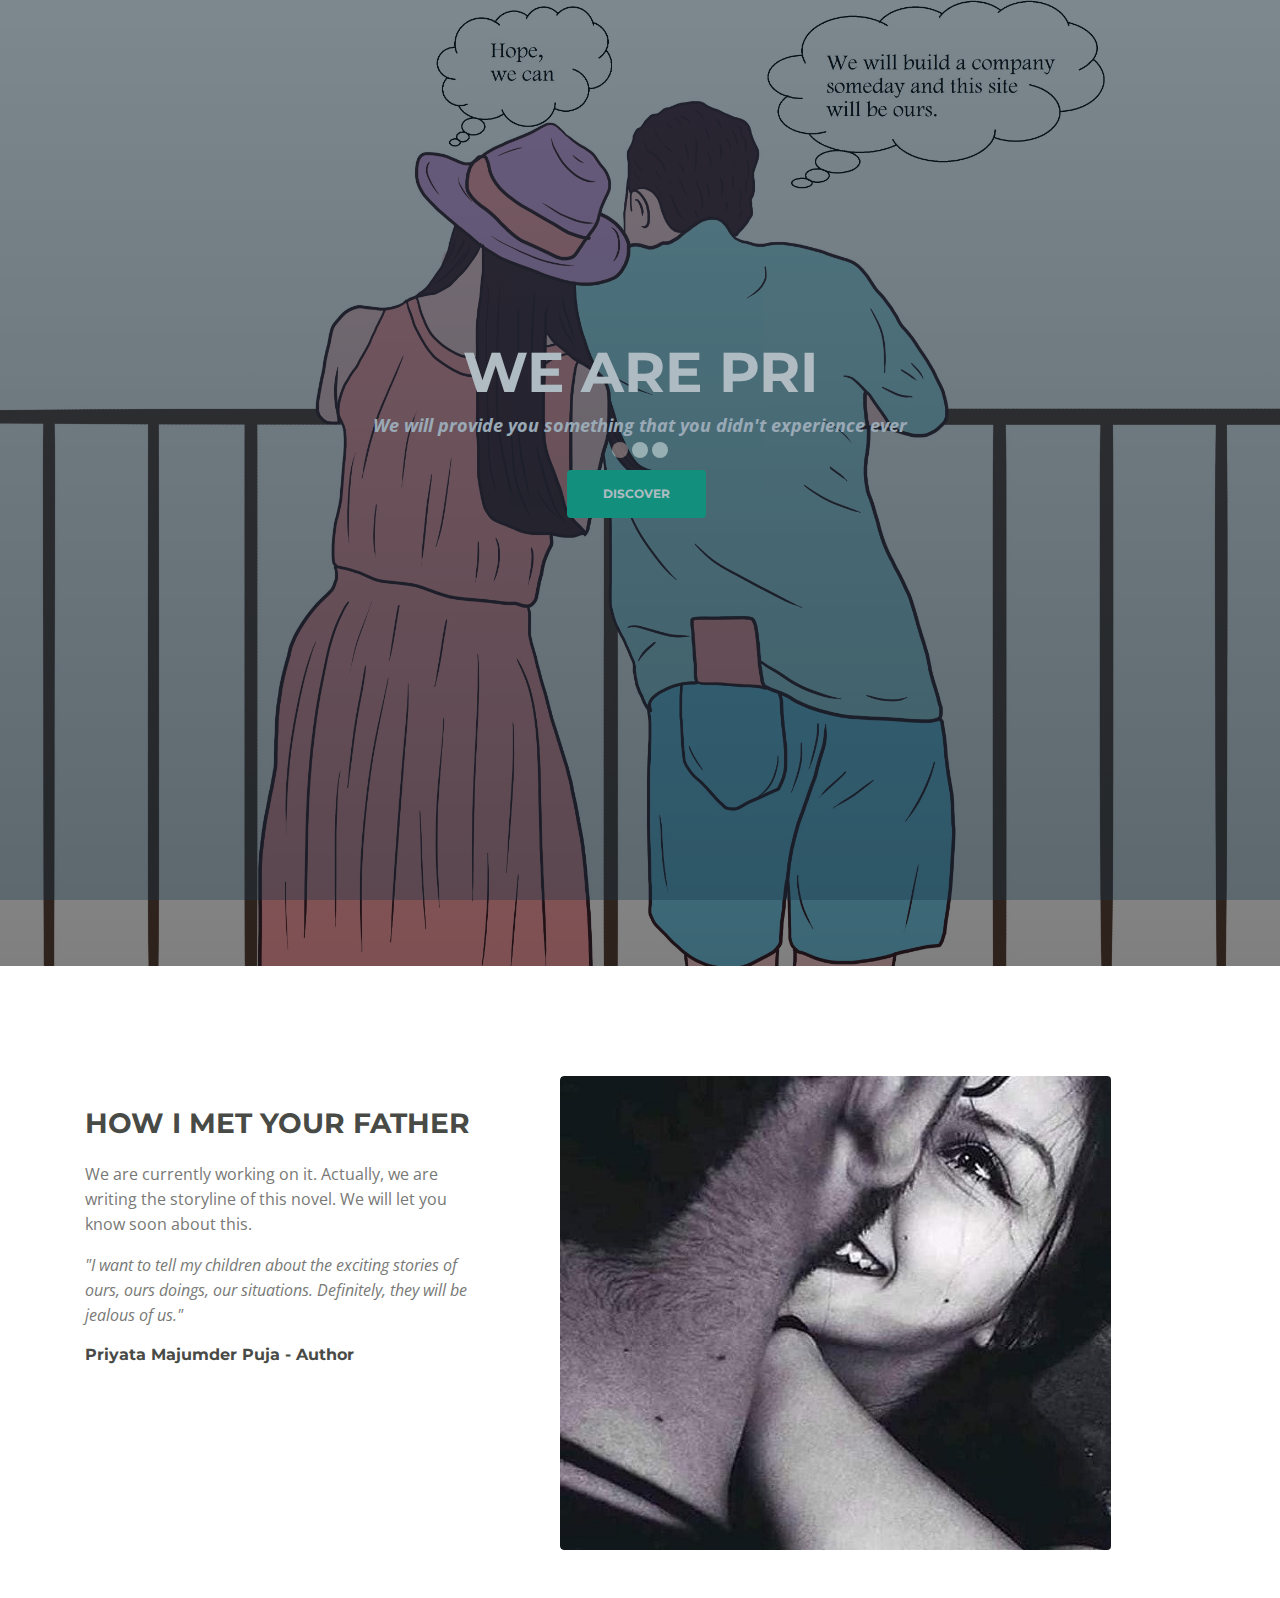
<file: index.html>
<!DOCTYPE html>
<html lang="en">
<head>
    <meta charset="utf-8">
    <meta name="viewport" content="width=device-width, initial-scale=1, shrink-to-fit=no">
    
    <!-- SEO Meta Tags -->
    <meta name="description" content="This story is all about ours">
    <meta name="author" content="Inovatik">

    <!-- OG Meta Tags to improve the way the post looks when you share the page on LinkedIn, Facebook, Google+ -->
	<meta property="og:site_name" content="" /> <!-- website name -->
	<meta property="og:site" content="" /> <!-- website link -->
	<meta property="og:title" content=""/> <!-- title shown in the actual shared post -->
	<meta property="og:description" content="" /> <!-- description shown in the actual shared post -->
	<meta property="og:image" content="" /> <!-- image link, make sure it's jpg -->
	<meta property="og:url" content="" /> <!-- where do you want your post to link to -->
	<meta property="og:type" content="article" />

    <!-- Website Title -->
    <title>PRISAR</title>
    
    <!-- Styles -->
    <link href="https://fonts.googleapis.com/css?family=Montserrat:500,700&display=swap&subset=latin-ext" rel="stylesheet">
    <link href="https://fonts.googleapis.com/css?family=Open+Sans:400,400i,600&display=swap&subset=latin-ext" rel="stylesheet">
    <link href="css/bootstrap.css" rel="stylesheet">
    <link href="css/fontawesome-all.css" rel="stylesheet">
    <link href="css/swiper.css" rel="stylesheet">
	<link href="css/magnific-popup.css" rel="stylesheet">
	<link href="css/styles.css" rel="stylesheet">
	
	<!-- Favicon  -->
    <link rel="icon" href="images/favicon.png">
</head>
<body data-spy="scroll" data-target=".fixed-top">
    
    <!-- Preloader -->
	<div class="spinner-wrapper">
        <div class="spinner">
            <div class="bounce1"></div>
            <div class="bounce2"></div>
            <div class="bounce3"></div>
        </div>
    </div>
    <!-- end of preloader -->


    <!-- Header -->
    <header id="header" class="header">
        <div class="header-content">
            <div class="container">
                <div class="row">
                    <div class="col-lg-12">
                        <div class="text-container">
                            <h1> WE ARE <span id="js-rotating">PRI, SAR, PRISAR PRODUCTION </span></h1>
                            <p class="p-heading p-large"><b><i>We will provide you something that you didn't experience ever</i></b></p>
                            <a class="btn-solid-lg page-scroll" href="#intro">DISCOVER</a>
                        </div>
                    </div> <!-- end of col -->
                </div> <!-- end of row -->
            </div> <!-- end of container -->
        </div> <!-- end of header-content -->
    </header> <!-- end of header -->
    <!-- end of header -->


    <!-- Intro -->
    <div id="intro" class="basic-1">
        <div class="container">
            <div class="row">
                <div class="col-lg-5">
                    <div class="text-container">
                        <div class="section-title"></div>
                        <h2>HOW I MET YOUR FATHER</h2>
                        <p>We are currently working on it. Actually, we are writing the storyline of this novel. We will let you know soon about this.</p>
                        <p class="testimonial-text">"I want to tell my children about the exciting stories of ours, ours doings, our situations. Definitely, they will be jealous of us."</p>
                        <div class="testimonial-author">Priyata Majumder Puja - Author</div>
                    </div> <!-- end of text-container -->
                </div> <!-- end of col -->
                <div class="col-lg-7">
                    <div class="image-container">
                        <img class="img-fluid" src="images/intro-office.jpg" alt="alternative">
                    </div> <!-- end of image-container -->
                </div> <!-- end of col -->
            </div> <!-- end of row -->
        </div> <!-- end of container -->
    </div> <!-- end of basic-1 -->
    <!-- end of intro -->


    
    	
    <!-- Scripts -->
    <script src="js/jquery.min.js"></script> <!-- jQuery for Bootstrap's JavaScript plugins -->
    <script src="js/popper.min.js"></script> <!-- Popper tooltip library for Bootstrap -->
    <script src="js/bootstrap.min.js"></script> <!-- Bootstrap framework -->
    <script src="js/jquery.easing.min.js"></script> <!-- jQuery Easing for smooth scrolling between anchors -->
    <script src="js/swiper.min.js"></script> <!-- Swiper for image and text sliders -->
    <script src="js/jquery.magnific-popup.js"></script> <!-- Magnific Popup for lightboxes -->
    <script src="js/morphext.min.js"></script> <!-- Morphtext rotating text in the header -->
    <script src="js/isotope.pkgd.min.js"></script> <!-- Isotope for filter -->
    <script src="js/validator.min.js"></script> <!-- Validator.js - Bootstrap plugin that validates forms -->
    <script src="js/scripts.js"></script> <!-- Custom scripts -->
</body>
</html>
</file>
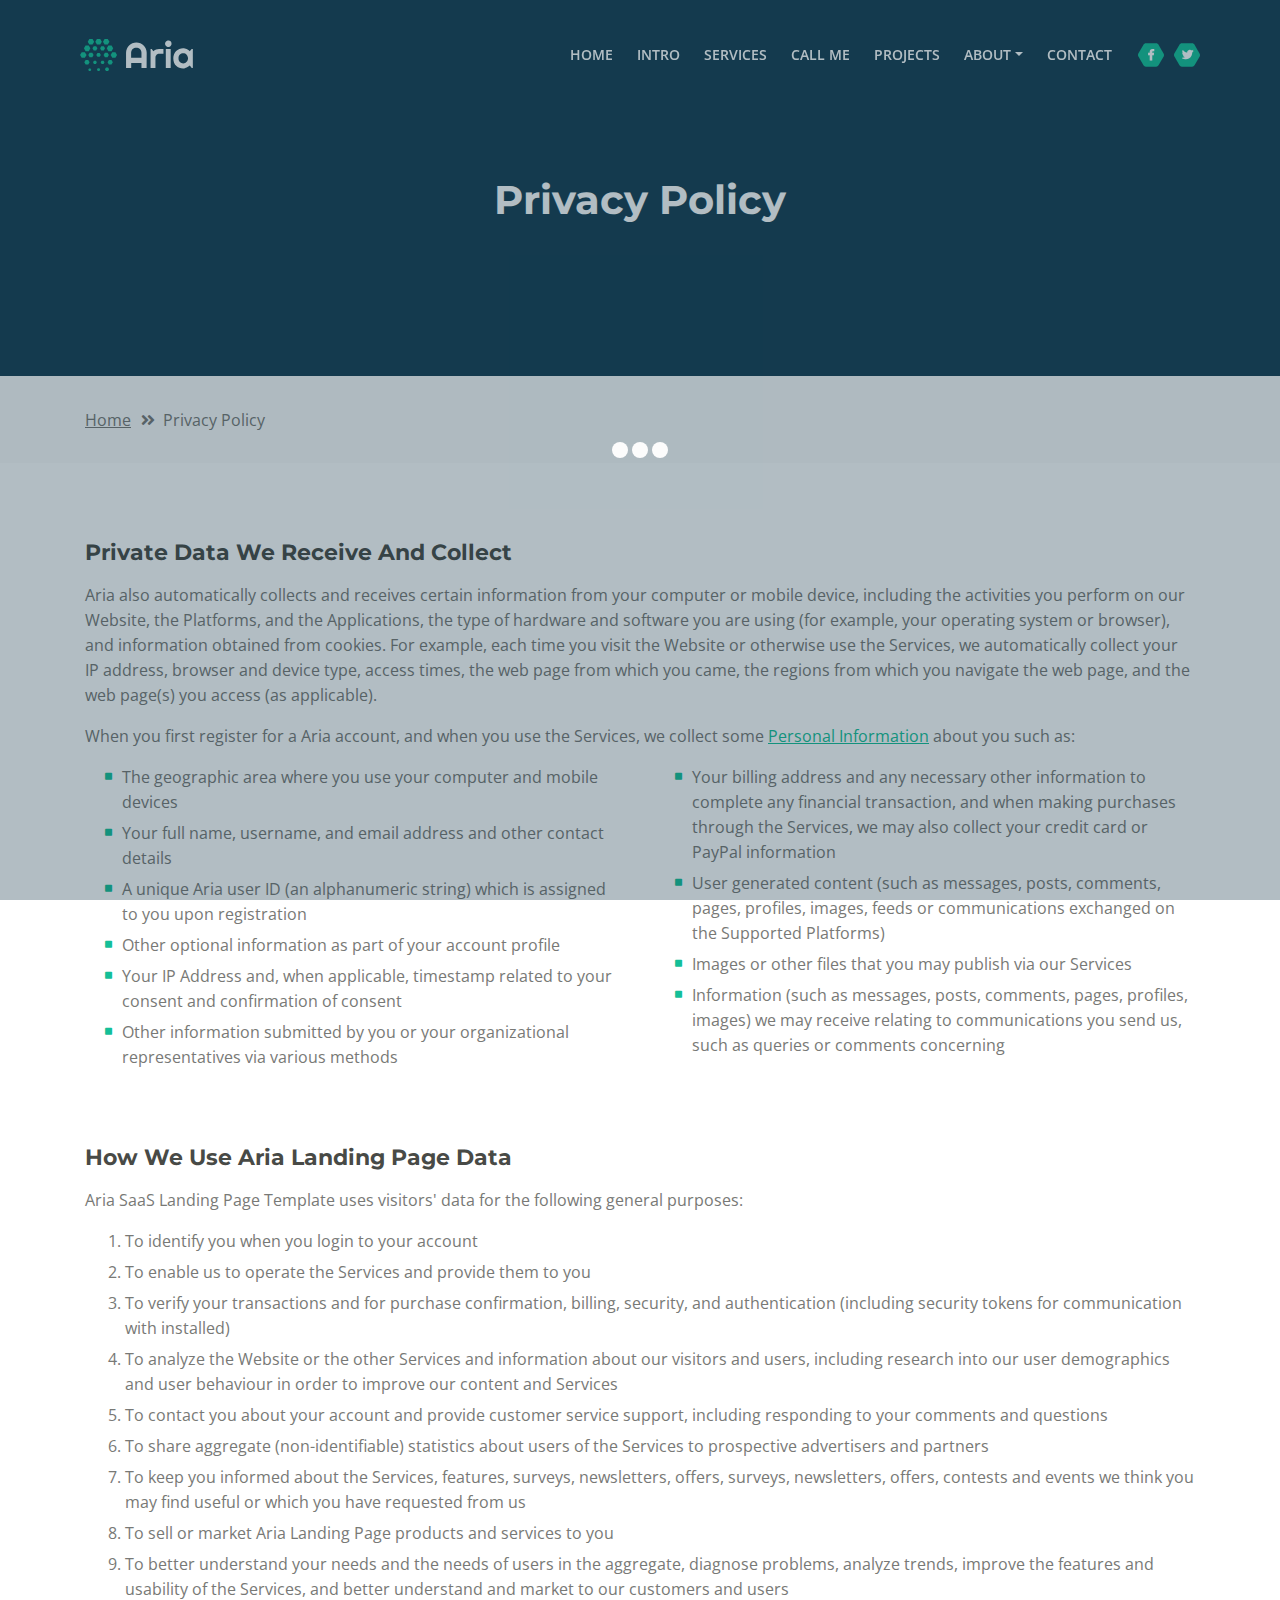
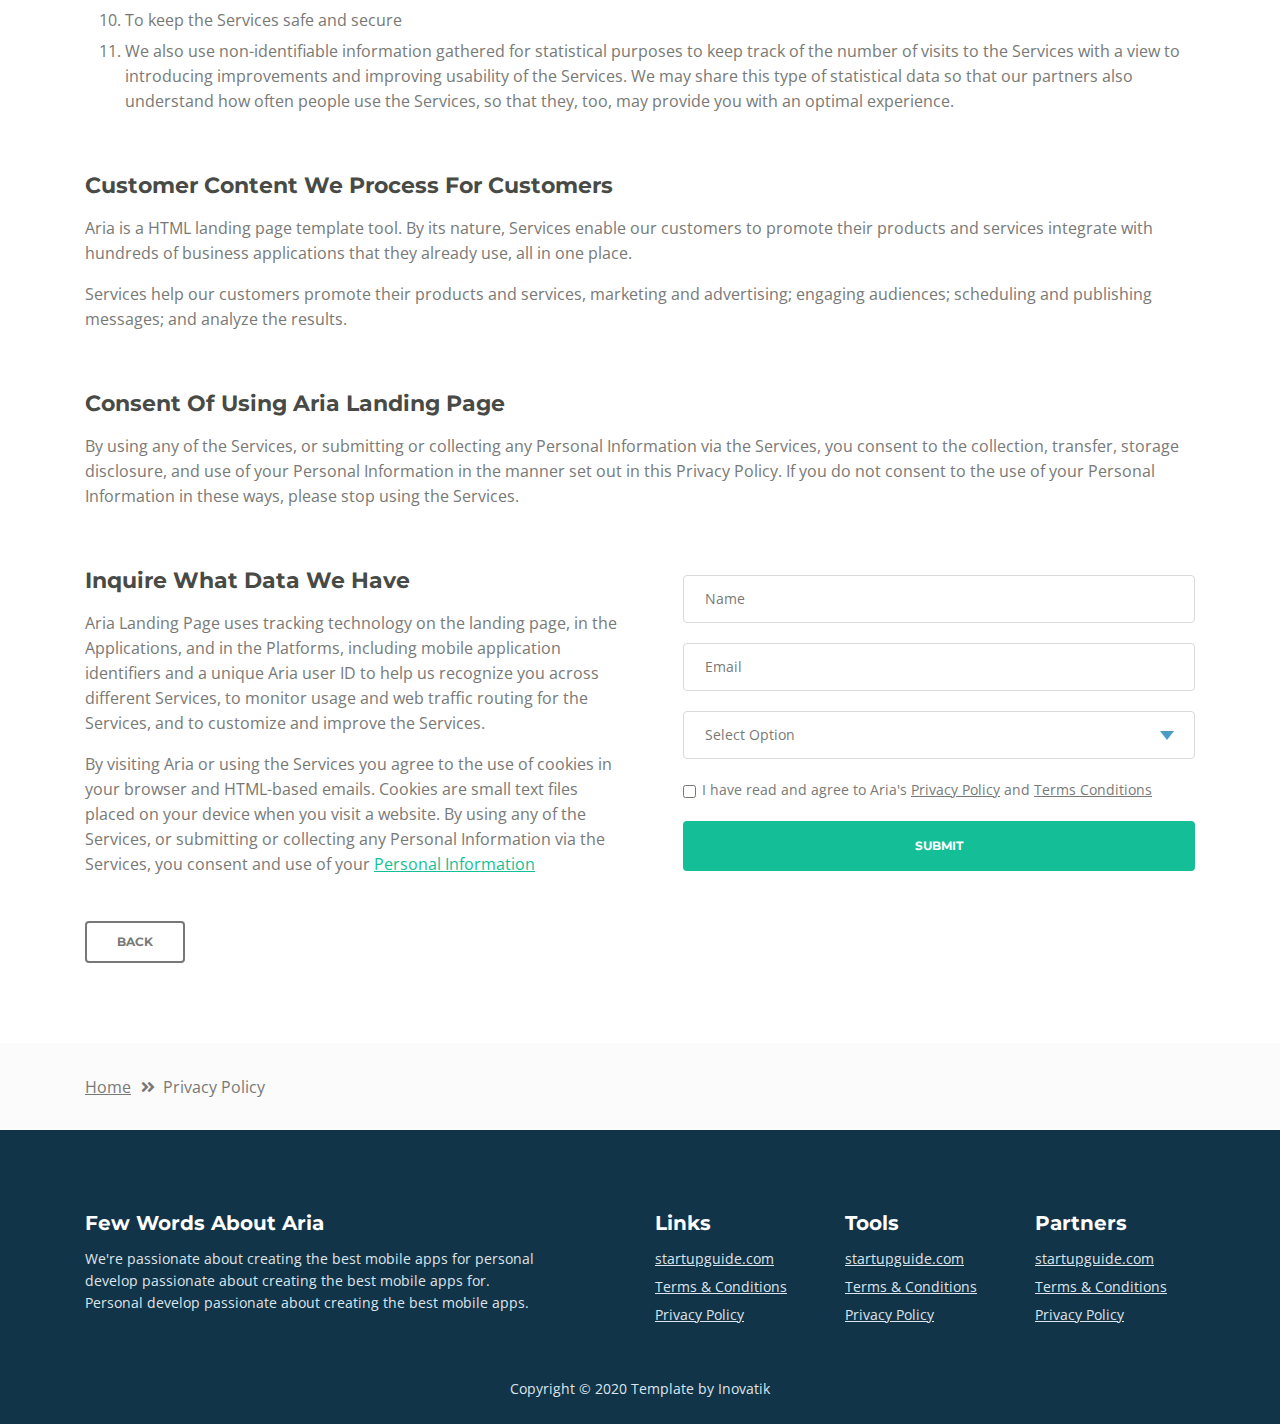
<file: privacy-policy.html>
<!DOCTYPE html>
<html lang="en">
<head>
    <meta charset="utf-8">
    <meta name="viewport" content="width=device-width, initial-scale=1, shrink-to-fit=no">
    
    <!-- SEO Meta Tags -->
    <meta name="description" content="This story is all about ours.">
    <meta name="author" content="Inovatik">

    <!-- OG Meta Tags to improve the way the post looks when you share the page on LinkedIn, Facebook, Google+ -->
	<meta property="og:site_name" content="" /> <!-- website name -->
	<meta property="og:site" content="" /> <!-- website link -->
	<meta property="og:title" content=""/> <!-- title shown in the actual shared post -->
	<meta property="og:description" content="" /> <!-- description shown in the actual shared post -->
	<meta property="og:image" content="" /> <!-- image link, make sure it's jpg -->
	<meta property="og:url" content="" /> <!-- where do you want your post to link to -->
	<meta property="og:type" content="article" />

    <!-- Website Title -->
    <title>Privacy Policy - Aria - Business HTML Landing Page Template</title>
    
    <!-- Styles -->
    <link href="https://fonts.googleapis.com/css?family=Montserrat:500,700&display=swap&subset=latin-ext" rel="stylesheet">
    <link href="https://fonts.googleapis.com/css?family=Open+Sans:400,400i,600&display=swap&subset=latin-ext" rel="stylesheet">
    <link href="css/bootstrap.css" rel="stylesheet">
    <link href="css/fontawesome-all.css" rel="stylesheet">
    <link href="css/swiper.css" rel="stylesheet">
	<link href="css/magnific-popup.css" rel="stylesheet">
    <link href="css/styles.css" rel="stylesheet">
	
	<!-- Favicon  -->
    <link rel="icon" href="images/favicon.png">
</head>
<body data-spy="scroll" data-target=".fixed-top">
    
    <!-- Preloader -->
	<div class="spinner-wrapper">
        <div class="spinner">
            <div class="bounce1"></div>
            <div class="bounce2"></div>
            <div class="bounce3"></div>
        </div>
    </div>
    <!-- end of preloader -->
    

    <!-- Navbar -->
    <nav class="navbar navbar-expand-md navbar-dark navbar-custom fixed-top">
        <!-- Text Logo - Use this if you don't have a graphic logo -->
        <!-- <a class="navbar-brand logo-text page-scroll" href="index.html">Aria</a> -->

        <!-- Image Logo -->
        <a class="navbar-brand logo-image" href="index.html"><img src="images/logo.svg" alt="alternative"></a>
        
        <!-- Mobile Menu Toggle Button -->
        <button class="navbar-toggler" type="button" data-toggle="collapse" data-target="#navbarsExampleDefault" aria-controls="navbarsExampleDefault" aria-expanded="false" aria-label="Toggle navigation">
            <span class="navbar-toggler-awesome fas fa-bars"></span>
            <span class="navbar-toggler-awesome fas fa-times"></span>
        </button>
        <!-- end of mobile menu toggle button -->

        <div class="collapse navbar-collapse" id="navbarsExampleDefault">
            <ul class="navbar-nav ml-auto">
                <li class="nav-item">
                    <a class="nav-link page-scroll" href="index.html#header">HOME <span class="sr-only">(current)</span></a>
                </li>
                <li class="nav-item">
                    <a class="nav-link page-scroll" href="index.html#intro">INTRO</a>
                </li>
                <li class="nav-item">
                    <a class="nav-link page-scroll" href="index.html#services">SERVICES</a>
                </li>
                <li class="nav-item">
                    <a class="nav-link page-scroll" href="index.html#callMe">CALL ME</a>
                </li>
                <li class="nav-item">
                    <a class="nav-link page-scroll" href="index.html#projects">PROJECTS</a>
                </li>

                <!-- Dropdown Menu -->          
                <li class="nav-item dropdown">
                    <a class="nav-link dropdown-toggle page-scroll" href="index.html#about" id="navbarDropdown" role="button" aria-haspopup="true" aria-expanded="false">ABOUT</a>
                    <div class="dropdown-menu" aria-labelledby="navbarDropdown">
                        <a class="dropdown-item" href="terms-conditions.html"><span class="item-text">TERMS CONDITIONS</span></a>
                        <div class="dropdown-items-divide-hr"></div>
                        <a class="dropdown-item" href="privacy-policy.html"><span class="item-text">PRIVACY POLICY</span></a>
                    </div>
                </li>
                <!-- end of dropdown menu -->

                <li class="nav-item">
                    <a class="nav-link page-scroll" href="index.html#contact">CONTACT</a>
                </li>
            </ul>
            <span class="nav-item social-icons">
                <span class="fa-stack">
                    <a href="#your-link">
                        <span class="hexagon"></span>
                        <i class="fab fa-facebook-f fa-stack-1x"></i>
                    </a>
                </span>
                <span class="fa-stack">
                    <a href="#your-link">
                        <span class="hexagon"></span>
                        <i class="fab fa-twitter fa-stack-1x"></i>
                    </a>
                </span>
            </span>
        </div>
    </nav> <!-- end of navbar -->
    <!-- end of navbar -->


    <!-- Header -->
    <header id="header" class="ex-header">
        <div class="container">
            <div class="row">
                <div class="col-md-12">
                    <h1>Privacy Policy</h1>
                </div> <!-- end of col -->
            </div> <!-- end of row -->
        </div> <!-- end of container -->
    </header> <!-- end of ex-header -->
    <!-- end of header -->


    <!-- Breadcrumbs -->
    <div class="ex-basic-1">
        <div class="container">
            <div class="row">
                <div class="col-lg-12">
                    <div class="breadcrumbs">
                        <a href="index.html">Home</a><i class="fa fa-angle-double-right"></i><span>Privacy Policy</span>
                    </div> <!-- end of breadcrumbs -->
                </div> <!-- end of col -->
            </div> <!-- end of row -->
        </div> <!-- end of container -->
    </div> <!-- end of ex-basic-1 -->
    <!-- end of breadcrumbs -->


    <!-- Privacy Content -->
    <div class="ex-basic-2">
        <div class="container">
            <div class="row">
                <div class="col-lg-12">
                    <div class="text-container">
                        <h3>Private Data We Receive And Collect</h3>
                        <p>Aria also automatically collects and receives certain information from your computer or mobile device, including the activities you perform on our Website, the Platforms, and the Applications, the type of hardware and software you are using (for example, your operating system or browser), and information obtained from cookies. For example, each time you visit the Website or otherwise use the Services, we automatically collect your IP address, browser and device type, access times, the web page from which you came, the regions from which you navigate the web page, and the web page(s) you access (as applicable).</p>
                        <p>When you first register for a Aria account, and when you use the Services, we collect some <a class="green" href="#your-link">Personal Information</a> about you such as:</p>
                        <div class="row">
                            <div class="col-md-6">
                                <ul class="list-unstyled li-space-lg indent">
                                    <li class="media">
                                        <i class="fas fa-square"></i>
                                        <div class="media-body">The geographic area where you use your computer and mobile devices</div>
                                    </li>
                                    <li class="media">
                                        <i class="fas fa-square"></i>
                                        <div class="media-body">Your full name, username, and email address and other contact details</div>
                                    </li>
                                    <li class="media">
                                        <i class="fas fa-square"></i>
                                        <div class="media-body">A unique Aria user ID (an alphanumeric string) which is assigned to you upon registration</div>
                                    </li>
                                    <li class="media">
                                        <i class="fas fa-square"></i>
                                        <div class="media-body">Other optional information as part of your account profile</div>
                                    </li>
                                    <li class="media">
                                        <i class="fas fa-square"></i>
                                        <div class="media-body">Your IP Address and, when applicable, timestamp related to your consent and confirmation of consent</div>
                                    </li>
                                    <li class="media">
                                        <i class="fas fa-square"></i>
                                        <div class="media-body">Other information submitted by you or your organizational representatives via various methods</div>
                                    </li>
                                </ul>
                            </div> <!-- end of col -->

                            <div class="col-md-6">
                                <ul class="list-unstyled li-space-lg indent">
                                    <li class="media">
                                        <i class="fas fa-square"></i>
                                        <div class="media-body">Your billing address and any necessary other information to complete any financial transaction, and when making purchases through the Services, we may also collect your credit card or PayPal information</div>
                                    </li>
                                    <li class="media">
                                        <i class="fas fa-square"></i>
                                        <div class="media-body">User generated content (such as messages, posts, comments, pages, profiles, images, feeds or communications exchanged on the Supported Platforms)</div>
                                    </li>
                                    <li class="media">
                                        <i class="fas fa-square"></i>
                                        <div class="media-body">Images or other files that you may publish via our Services</div>
                                    </li>
                                    <li class="media">
                                        <i class="fas fa-square"></i>
                                        <div class="media-body">Information (such as messages, posts, comments, pages, profiles, images) we may receive relating to communications you send us, such as queries or comments concerning</div>
                                    </li>
                                </ul>
                            </div> <!-- end of col -->
                        </div> <!-- end of row -->
                    </div> <!-- end of text-container-->
                    
                    <div class="text-container">
                        <h3>How We Use Aria Landing Page Data</h3>
                        <p>Aria SaaS Landing Page Template uses visitors' data for the following general purposes:</p>
                        <ol class="li-space-lg">
                            <li>To identify you when you login to your account</li>
                            <li>To enable us to operate the Services and provide them to you</li>
                            <li>To verify your transactions and for purchase confirmation, billing, security, and authentication (including security tokens for communication with installed)</li>
                            <li>To analyze the Website or the other Services and information about our visitors and users, including research into our user demographics and user behaviour in order to improve our content and Services</li>
                            <li>To contact you about your account and provide customer service support, including responding to your comments and questions</li>
                            <li>To share aggregate (non-identifiable) statistics about users of the Services to prospective advertisers and partners</li>
                            <li>To keep you informed about the Services, features, surveys, newsletters, offers, surveys, newsletters, offers, contests and events we think you may find useful or which you have requested from us</li>
                            <li>To sell or market Aria Landing Page products and services to you</li>
                            <li>To better understand your needs and the needs of users in the aggregate, diagnose problems, analyze trends, improve the features and usability of the Services, and better understand and market to our customers and users</li>
                            <li>To keep the Services safe and secure</li>
                            <li>We also use non-identifiable information gathered for statistical purposes to keep track of the number of visits to the Services with a view to introducing improvements and improving usability of the Services. We may share this type of statistical data so that our partners also understand how often people use the Services, so that they, too, may provide you with an optimal experience.</li>
                        </ol>
                    </div> <!-- end of text-container -->

                    <div class="text-container">
                        <h3>Customer Content We Process For Customers</h3>
                        <p>Aria is a HTML landing page template tool. By its nature, Services enable our customers to promote their products and services integrate with hundreds of business applications that they already use, all in one place.</p>
                        <p>Services help our customers promote their products and services, marketing and advertising; engaging audiences; scheduling and publishing messages; and analyze the results.</p>
                    </div> <!-- end of text container -->

                    <div class="text-container">
                        <h3>Consent Of Using Aria Landing Page</h3>
					    <p class="mb-5">By using any of the Services, or submitting or collecting any Personal Information via the Services, you consent to the collection, transfer, storage disclosure, and use of your Personal Information in the manner set out in this Privacy Policy. If you do not consent to the use of your Personal Information in these ways, please stop using the Services.</p>
                    </div> <!-- end of text-container -->
                                       
                    <div class="row">
                        <div class="col-md-6">
                            <div class="text-container last">
                                <h3>Inquire What Data We Have</h3>
                                <p>Aria Landing Page uses tracking technology on the landing page, in the Applications, and in the Platforms, including mobile application identifiers and a unique Aria user ID to help us recognize you across different Services, to monitor usage and web traffic routing for the Services, and to customize and improve the Services.</p>
                                <p> By visiting Aria or using the Services you agree to the use of cookies in your browser and HTML-based emails. Cookies are small text files placed on your device when you visit a website. By using any of the Services, or submitting or collecting any Personal Information via the Services, you consent and use of your <a class="green" href="#your-link">Personal Information</a></p>
                            </div> <!-- end of text container -->
                        </div> <!-- end of col-->
                        <div class="col-md-6">

                            <!-- Privacy Form -->
                            <div class="form-container">
                                <form id="privacyForm" data-toggle="validator" data-focus="false">
                                    <div class="form-group">
                                        <input type="text" class="form-control-input" id="pname" required>
                                        <label class="label-control" for="pname">Name</label>
                                        <div class="help-block with-errors"></div>
                                    </div>
                                    <div class="form-group">
                                        <input type="email" class="form-control-input" id="pemail" required>
                                        <label class="label-control" for="pemail">Email</label>
                                        <div class="help-block with-errors"></div>
                                    </div>
                                    <div class="form-group">
                                        <select class="form-control-select" id="pselect" required>
                                            <option class="select-option" value="" disabled selected>Select Option</option>
                                            <option class="select-option" value="Delete data">Delete my data</option>
                                            <option class="select-option" value="Show me data">Show me my data</option>
                                        </select>
                                        <div class="help-block with-errors"></div>
                                    </div>
                                    <div class="form-group checkbox">
                                        <input type="checkbox" id="pterms" value="Agreed-to-Terms" required>I have read and agree to Aria's <a href="privacy-policy.html">Privacy Policy</a> and <a href="terms-conditions.html">Terms Conditions</a>
                                        <div class="help-block with-errors"></div>
                                    </div>
                                    <div class="form-group">
                                        <button type="submit" class="form-control-submit-button">SUBMIT</button>
                                    </div>
                                    <div class="form-message">
                                        <div id="pmsgSubmit" class="h3 text-center hidden"></div>
                                    </div>
                                </form>
                            </div> <!-- end of form container -->
                            <!-- end of privacy form -->

                        </div> <!-- end of col--> 
                    </div> <!-- end of row -->
                    <a class="btn-outline-reg back" href="index.html">BACK</a>
                </div> <!-- end of col-->
            </div> <!-- end of row -->
        </div> <!-- end of container -->
    </div> <!-- end of ex-basic-2 -->
    <!-- end of privacy content -->


    <!-- Breadcrumbs -->
    <div class="ex-basic-1">
        <div class="container">
            <div class="row">
                <div class="col-lg-12">
                    <div class="breadcrumbs">
                        <a href="index.html">Home</a><i class="fa fa-angle-double-right"></i><span>Privacy Policy</span>
                    </div> <!-- end of breadcrumbs -->
                </div> <!-- end of col -->
            </div> <!-- end of row -->
        </div> <!-- end of container -->
    </div> <!-- end of ex-basic-1 -->
    <!-- end of breadcrumbs -->

    
    <!-- Footer -->
    <div class="footer">
        <div class="container">
            <div class="row">
                <div class="col-md-6">
                    <div class="text-container about">
                        <h4>Few Words About Aria</h4>
                        <p class="white">We're passionate about creating the best mobile apps for personal develop passionate about creating the best mobile apps for. Personal develop passionate about creating the best mobile apps.</p>
                    </div> <!-- end of text-container -->
                </div> <!-- end of col -->
                <div class="col-md-2">
                    <div class="text-container">
                        <h4>Links</h4>
                        <ul class="list-unstyled li-space-lg white">
                            <li>
                                <a class="white" href="#your-link">startupguide.com</a>
                            </li>
                            <li>
                                <a class="white" href="terms-conditions.html">Terms & Conditions</a>
                            </li>
                            <li>
                                <a class="white" href="privacy-policy.html">Privacy Policy</a>
                            </li>
                        </ul>
                    </div> <!-- end of text-container -->
                </div> <!-- end of col -->
                <div class="col-md-2">
                    <div class="text-container">
                        <h4>Tools</h4>
                        <ul class="list-unstyled li-space-lg">
                            <li>
                                <a class="white" href="#your-link">startupguide.com</a>
                            </li>
                            <li>
                                <a class="white" href="terms-conditions.html">Terms & Conditions</a>
                            </li>
                            <li class="media">
                                <a class="white" href="privacy-policy.html">Privacy Policy</a>
                            </li>
                        </ul>
                    </div> <!-- end of text-container -->
                </div> <!-- end of col -->
                <div class="col-md-2">
                    <div class="text-container">
                        <h4>Partners</h4>
                        <ul class="list-unstyled li-space-lg">
                            <li>
                                <a class="white" href="#your-link">startupguide.com</a>
                            </li>
                            <li>
                                <a class="white" href="terms-conditions.html">Terms & Conditions</a>
                            </li>
                            <li>
                                <a class="white" href="privacy-policy.html">Privacy Policy</a>
                            </li>
                        </ul>
                    </div> <!-- end of text-container -->
                </div> <!-- end of col -->
            </div> <!-- end of row -->
        </div> <!-- end of container -->
    </div> <!-- end of footer -->  
    <!-- end of footer -->


    <!-- Copyright -->
    <div class="copyright">
        <div class="container">
            <div class="row">
                <div class="col-lg-12">
                    <p class="p-small">Copyright © 2020 <a href="https://inovatik.com">Template by Inovatik</a></p>
                </div> <!-- end of col -->
            </div> <!-- enf of row -->
        </div> <!-- end of container -->
    </div> <!-- end of copyright --> 
    <!-- end of copyright -->

    
    <!-- Scripts -->
    <script src="js/jquery.min.js"></script> <!-- jQuery for Bootstrap's JavaScript plugins -->
    <script src="js/popper.min.js"></script> <!-- Popper tooltip library for Bootstrap -->
    <script src="js/bootstrap.min.js"></script> <!-- Bootstrap framework -->
    <script src="js/jquery.easing.min.js"></script> <!-- jQuery Easing for smooth scrolling between anchors -->
    <script src="js/swiper.min.js"></script> <!-- Swiper for image and text sliders -->
    <script src="js/jquery.magnific-popup.js"></script> <!-- Magnific Popup for lightboxes -->
    <script src="js/morphext.min.js"></script> <!-- Morphtext rotating text in the header -->
    <script src="js/isotope.pkgd.min.js"></script> <!-- Isotope for filter -->
    <script src="js/validator.min.js"></script> <!-- Validator.js - Bootstrap plugin that validates forms -->
    <script src="js/scripts.js"></script> <!-- Custom scripts -->
</body>
</html>
</file>
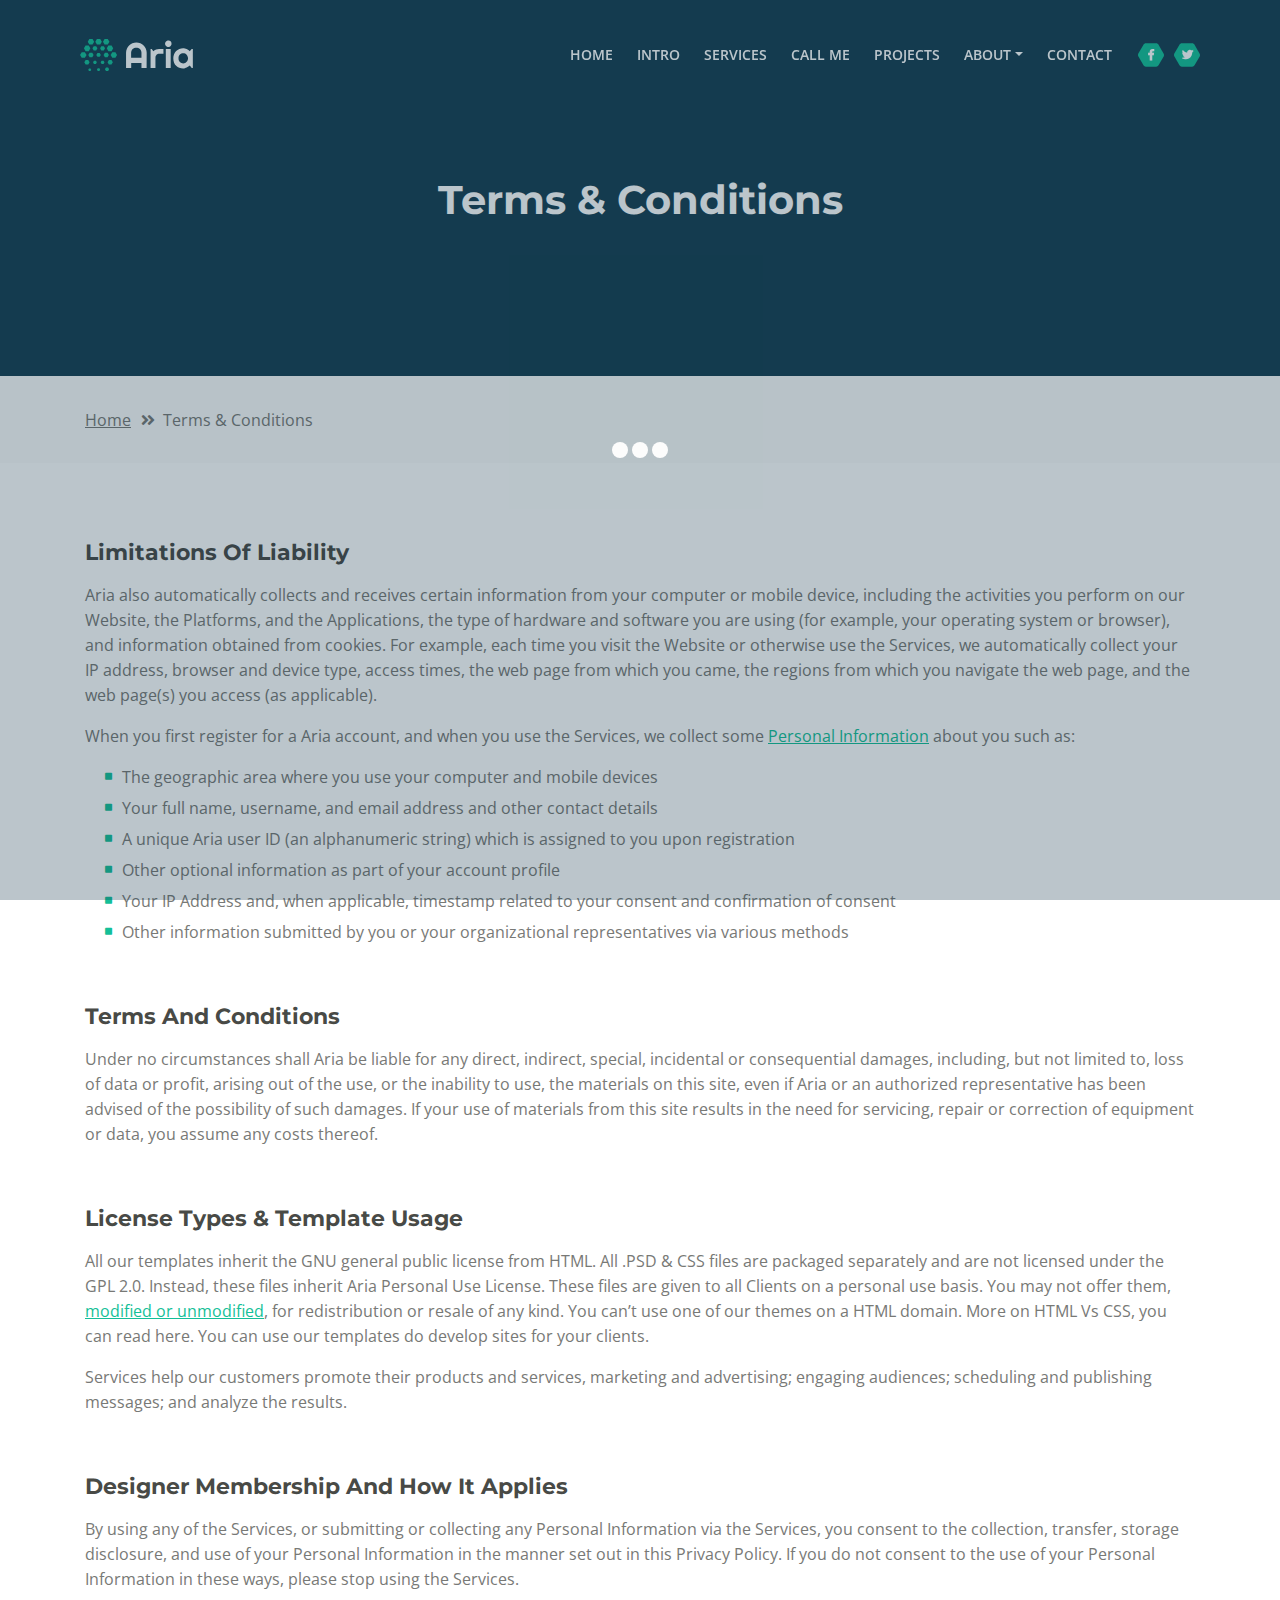
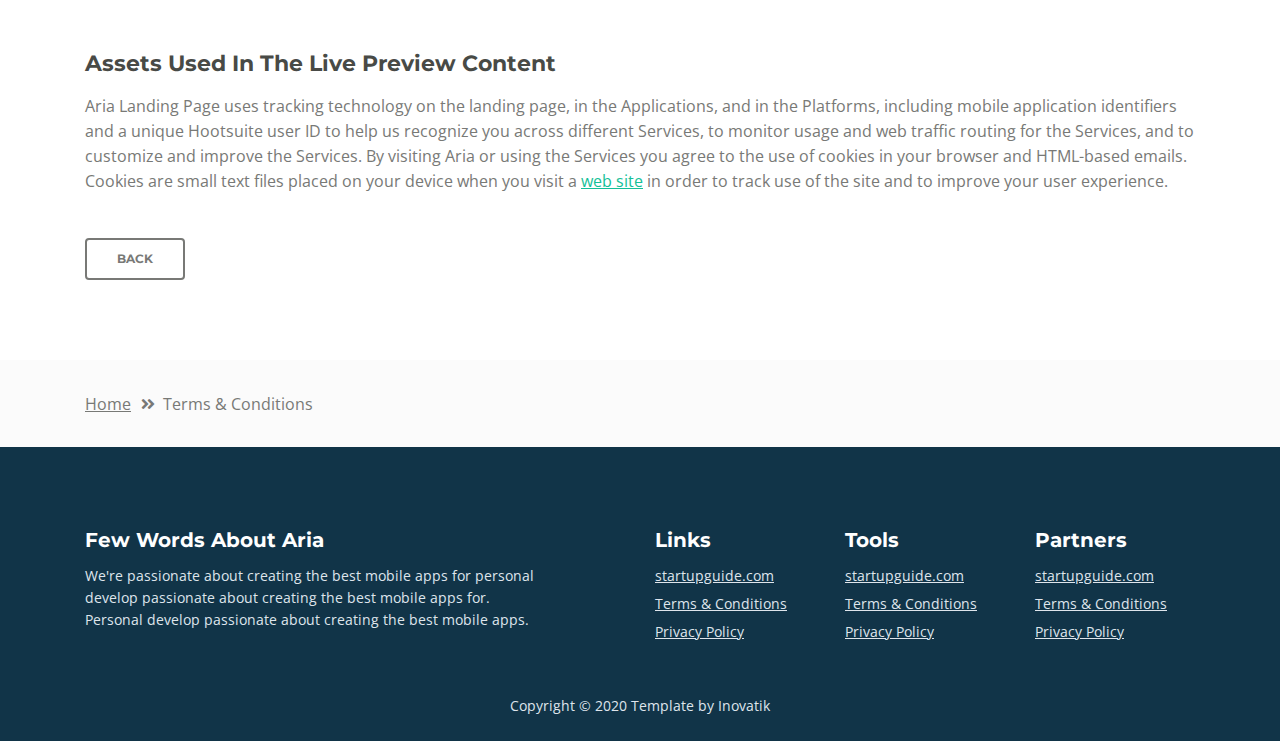
<file: terms-conditions.html>
<!DOCTYPE html>
<html lang="en">
<head>
    <meta charset="utf-8">
    <meta name="viewport" content="width=device-width, initial-scale=1, shrink-to-fit=no">
    
    <!-- SEO Meta Tags -->
    <meta name="description" content="This story is all about ours">
    <meta name="author" content="Inovatik">

    <!-- OG Meta Tags to improve the way the post looks when you share the page on LinkedIn, Facebook, Google+ -->
	<meta property="og:site_name" content="" /> <!-- website name -->
	<meta property="og:site" content="" /> <!-- website link -->
	<meta property="og:title" content=""/> <!-- title shown in the actual shared post -->
	<meta property="og:description" content="" /> <!-- description shown in the actual shared post -->
	<meta property="og:image" content="" /> <!-- image link, make sure it's jpg -->
	<meta property="og:url" content="" /> <!-- where do you want your post to link to -->
	<meta property="og:type" content="article" />

    <!-- Website Title -->
    <title>Terms Conditions - Aria - Business HTML Landing Page Template</title>
    
    <!-- Styles -->
    <link href="https://fonts.googleapis.com/css?family=Montserrat:500,700&display=swap&subset=latin-ext" rel="stylesheet">
    <link href="https://fonts.googleapis.com/css?family=Open+Sans:400,400i,600&display=swap&subset=latin-ext" rel="stylesheet">
    <link href="css/bootstrap.css" rel="stylesheet">
    <link href="css/fontawesome-all.css" rel="stylesheet">
    <link href="css/swiper.css" rel="stylesheet">
	<link href="css/magnific-popup.css" rel="stylesheet">
    <link href="css/styles.css" rel="stylesheet">
	
	<!-- Favicon  -->
    <link rel="icon" href="images/favicon.png">
</head>
<body data-spy="scroll" data-target=".fixed-top">
    
    <!-- Preloader -->
	<div class="spinner-wrapper">
        <div class="spinner">
            <div class="bounce1"></div>
            <div class="bounce2"></div>
            <div class="bounce3"></div>
        </div>
    </div>
    <!-- end of preloader -->
    

    <!-- Navbar -->
    <nav class="navbar navbar-expand-md navbar-dark navbar-custom fixed-top">
        <!-- Text Logo - Use this if you don't have a graphic logo -->
        <!-- <a class="navbar-brand logo-text page-scroll" href="index.html">Aria</a> -->

        <!-- Image Logo -->
        <a class="navbar-brand logo-image" href="index.html"><img src="images/logo.svg" alt="alternative"></a>
        
        <!-- Mobile Menu Toggle Button -->
        <button class="navbar-toggler" type="button" data-toggle="collapse" data-target="#navbarsExampleDefault" aria-controls="navbarsExampleDefault" aria-expanded="false" aria-label="Toggle navigation">
            <span class="navbar-toggler-awesome fas fa-bars"></span>
            <span class="navbar-toggler-awesome fas fa-times"></span>
        </button>
        <!-- end of mobile menu toggle button -->

        <div class="collapse navbar-collapse" id="navbarsExampleDefault">
            <ul class="navbar-nav ml-auto">
                <li class="nav-item">
                    <a class="nav-link page-scroll" href="index.html#header">HOME <span class="sr-only">(current)</span></a>
                </li>
                <li class="nav-item">
                    <a class="nav-link page-scroll" href="index.html#intro">INTRO</a>
                </li>
                <li class="nav-item">
                    <a class="nav-link page-scroll" href="index.html#services">SERVICES</a>
                </li>
                <li class="nav-item">
                    <a class="nav-link page-scroll" href="index.html#callMe">CALL ME</a>
                </li>
                <li class="nav-item">
                    <a class="nav-link page-scroll" href="index.html#projects">PROJECTS</a>
                </li>

                <!-- Dropdown Menu -->          
                <li class="nav-item dropdown">
                    <a class="nav-link dropdown-toggle page-scroll" href="index.html#about" id="navbarDropdown" role="button" aria-haspopup="true" aria-expanded="false">ABOUT</a>
                    <div class="dropdown-menu" aria-labelledby="navbarDropdown">
                        <a class="dropdown-item" href="terms-conditions.html"><span class="item-text">TERMS CONDITIONS</span></a>
                        <div class="dropdown-items-divide-hr"></div>
                        <a class="dropdown-item" href="privacy-policy.html"><span class="item-text">PRIVACY POLICY</span></a>
                    </div>
                </li>
                <!-- end of dropdown menu -->

                <li class="nav-item">
                    <a class="nav-link page-scroll" href="index.html#contact">CONTACT</a>
                </li>
            </ul>
            <span class="nav-item social-icons">
                <span class="fa-stack">
                    <a href="#your-link">
                        <span class="hexagon"></span>
                        <i class="fab fa-facebook-f fa-stack-1x"></i>
                    </a>
                </span>
                <span class="fa-stack">
                    <a href="#your-link">
                        <span class="hexagon"></span>
                        <i class="fab fa-twitter fa-stack-1x"></i>
                    </a>
                </span>
            </span>
        </div>
    </nav> <!-- end of navbar -->
    <!-- end of navbar -->


    <!-- Header -->
    <header id="header" class="ex-header">
        <div class="container">
            <div class="row">
                <div class="col-lg-12">
                    <h1>Terms & Conditions</h1>
                </div> <!-- end of col -->
            </div> <!-- end of row -->
        </div> <!-- end of container -->
    </header> <!-- end of ex-header -->
    <!-- end of header -->


    <!-- Breadcrumbs -->
    <div class="ex-basic-1">
        <div class="container">
            <div class="row">
                <div class="col-lg-12">
                    <div class="breadcrumbs">
                        <a href="index.html">Home</a><i class="fa fa-angle-double-right"></i><span>Terms & Conditions</span>
                    </div> <!-- end of breadcrumbs -->
                </div> <!-- end of col -->
            </div> <!-- end of row -->
        </div> <!-- end of container -->
    </div> <!-- end of ex-basic-1 -->
    <!-- end of breadcrumbs -->


    <!-- Terms Content -->
    <div class="ex-basic-2">
        <div class="container">
            <div class="row">
                <div class="col-lg-12">
                    <div class="text-container">
                        <h3>Limitations Of Liability</h3>
                        <p>Aria also automatically collects and receives certain information from your computer or mobile device, including the activities you perform on our Website, the Platforms, and the Applications, the type of hardware and software you are using (for example, your operating system or browser), and information obtained from cookies. For example, each time you visit the Website or otherwise use the Services, we automatically collect your IP address, browser and device type, access times, the web page from which you came, the regions from which you navigate the web page, and the web page(s) you access (as applicable).</p>
                        <p>When you first register for a Aria account, and when you use the Services, we collect some <a class="green" href="#your-link">Personal Information</a> about you such as:</p>
                        <ul class="list-unstyled li-space-lg indent">
                            <li class="media">
                                <i class="fas fa-square"></i>
                                <div class="media-body">The geographic area where you use your computer and mobile devices</div>
                            </li>
                            <li class="media">
                                <i class="fas fa-square"></i>
                                <div class="media-body">Your full name, username, and email address and other contact details</div>
                            </li>
                            <li class="media">
                                <i class="fas fa-square"></i>
                                <div class="media-body">A unique Aria user ID (an alphanumeric string) which is assigned to you upon registration</div>
                            </li>
                            <li class="media">
                                <i class="fas fa-square"></i>
                                <div class="media-body">Other optional information as part of your account profile</div>
                            </li>
                            <li class="media">
                                <i class="fas fa-square"></i>
                                <div class="media-body">Your IP Address and, when applicable, timestamp related to your consent and confirmation of consent</div>
                            </li>
                            <li class="media">
                                <i class="fas fa-square"></i>
                                <div class="media-body">Other information submitted by you or your organizational representatives via various methods</div>
                            </li>
                        </ul>
                    </div> <!-- end of text-container -->
                    
                    <div class="text-container">
                        <h3>Terms And Conditions</h3>
                        <p>Under no circumstances shall Aria be liable for any direct, indirect, special, incidental or consequential damages, including, but not limited to, loss of data or profit, arising out of the use, or the inability to use, the materials on this site, even if Aria or an authorized representative has been advised of the possibility of such damages. If your use of materials from this site results in the need for servicing, repair or correction of equipment or data, you assume any costs thereof.</p>
                    </div> <!-- end of text-container -->

                    <div class="text-container">
                        <h3>License Types & Template Usage</h3>
                        <p>All our templates inherit the GNU general public license from HTML. All .PSD & CSS files are packaged separately and are not licensed under the GPL 2.0. Instead, these files inherit Aria Personal Use License. These files are given to all Clients on a personal use basis. You may not offer them, <a class="green" href="#your-link">modified or unmodified</a>, for redistribution or resale of any kind. You can’t use one of our themes on a HTML domain. More on HTML Vs CSS, you can read here. You can use our templates do develop sites for your clients.</p>
                        <p>Services help our customers promote their products and services, marketing and advertising; engaging audiences; scheduling and publishing messages; and analyze the results.</p>
                    </div> <!-- end of text-container -->

                    <div class="text-container">
                        <h3>Designer Membership And How It Applies</h3>
                        <p>By using any of the Services, or submitting or collecting any Personal Information via the Services, you consent to the collection, transfer, storage disclosure, and use of your Personal Information in the manner set out in this Privacy Policy. If you do not consent to the use of your Personal Information in these ways, please stop using the Services.</p>
                    </div> <!-- end of text-container -->
                    
                    <div class="text-container last">
                        <h3>Assets Used In The Live Preview Content</h3>
                        <p>Aria Landing Page uses tracking technology on the landing page, in the Applications, and in the Platforms, including mobile application identifiers and a unique Hootsuite user ID to help us recognize you across different Services, to monitor usage and web traffic routing for the Services, and to customize and improve the Services. By visiting Aria or using the Services you agree to the use of cookies in your browser and HTML-based emails. Cookies are small text files placed on your device when you visit a <a class="green" href="#your-link">web site</a> in order to track use of the site and to improve your user experience.</p>
                        <a class="btn-outline-reg" href="index.html">BACK</a>
                    </div> <!-- end of text-container -->
                </div>
            </div> <!-- end of row -->
        </div> <!-- end of container -->
    </div> <!-- end of ex-basic -->
    <!-- end of terms content -->

    
    <!-- Breadcrumbs -->
    <div class="ex-basic-1">
        <div class="container">
            <div class="row">
                <div class="col-lg-12">
                    <div class="breadcrumbs">
                        <a href="index.html">Home</a><i class="fa fa-angle-double-right"></i><span>Terms & Conditions</span>
                    </div> <!-- end of breadcrumbs -->
                </div> <!-- end of col -->
            </div> <!-- end of row -->
        </div> <!-- end of container -->
    </div> <!-- end of ex-basic-1 -->
    <!-- end of breadcrumbs -->


    <!-- Footer -->
    <div class="footer">
        <div class="container">
            <div class="row">
                <div class="col-md-6">
                    <div class="text-container about">
                        <h4>Few Words About Aria</h4>
                        <p class="white">We're passionate about creating the best mobile apps for personal develop passionate about creating the best mobile apps for. Personal develop passionate about creating the best mobile apps.</p>
                    </div> <!-- end of text-container -->
                </div> <!-- end of col -->
                <div class="col-md-2">
                    <div class="text-container">
                        <h4>Links</h4>
                        <ul class="list-unstyled li-space-lg white">
                            <li>
                                <a class="white" href="#your-link">startupguide.com</a>
                            </li>
                            <li>
                                <a class="white" href="terms-conditions.html">Terms & Conditions</a>
                            </li>
                            <li>
                                <a class="white" href="privacy-policy.html">Privacy Policy</a>
                            </li>
                        </ul>
                    </div> <!-- end of text-container -->
                </div> <!-- end of col -->
                <div class="col-md-2">
                    <div class="text-container">
                        <h4>Tools</h4>
                        <ul class="list-unstyled li-space-lg">
                            <li>
                                <a class="white" href="#your-link">startupguide.com</a>
                            </li>
                            <li>
                                <a class="white" href="terms-conditions.html">Terms & Conditions</a>
                            </li>
                            <li class="media">
                                <a class="white" href="privacy-policy.html">Privacy Policy</a>
                            </li>
                        </ul>
                    </div> <!-- end of text-container -->
                </div> <!-- end of col -->
                <div class="col-md-2">
                    <div class="text-container">
                        <h4>Partners</h4>
                        <ul class="list-unstyled li-space-lg">
                            <li>
                                <a class="white" href="#your-link">startupguide.com</a>
                            </li>
                            <li>
                                <a class="white" href="terms-conditions.html">Terms & Conditions</a>
                            </li>
                            <li>
                                <a class="white" href="privacy-policy.html">Privacy Policy</a>
                            </li>
                        </ul>
                    </div> <!-- end of text-container -->
                </div> <!-- end of col -->
            </div> <!-- end of row -->
        </div> <!-- end of container -->
    </div> <!-- end of footer -->  
    <!-- end of footer -->


    <!-- Copyright -->
    <div class="copyright">
        <div class="container">
            <div class="row">
                <div class="col-lg-12">
                    <p class="p-small">Copyright © 2020 <a href="https://inovatik.com">Template by Inovatik</a></p>
                </div> <!-- end of col -->
            </div> <!-- enf of row -->
        </div> <!-- end of container -->
    </div> <!-- end of copyright --> 
    <!-- end of copyright -->

	
    <!-- Scripts -->
    <script src="js/jquery.min.js"></script> <!-- jQuery for Bootstrap's JavaScript plugins -->
    <script src="js/popper.min.js"></script> <!-- Popper tooltip library for Bootstrap -->
    <script src="js/bootstrap.min.js"></script> <!-- Bootstrap framework -->
    <script src="js/jquery.easing.min.js"></script> <!-- jQuery Easing for smooth scrolling between anchors -->
    <script src="js/swiper.min.js"></script> <!-- Swiper for image and text sliders -->
    <script src="js/jquery.magnific-popup.js"></script> <!-- Magnific Popup for lightboxes -->
    <script src="js/morphext.min.js"></script> <!-- Morphtext rotating text in the header -->
    <script src="js/isotope.pkgd.min.js"></script> <!-- Isotope for filter -->
    <script src="js/validator.min.js"></script> <!-- Validator.js - Bootstrap plugin that validates forms -->
    <script src="js/scripts.js"></script> <!-- Custom scripts -->
</body>
</html>
</file>
<file: css/styles.css>
/* Template: Aria - Business HTML Landing Page Template
   Author: Inovatik
   Created: Jul 2019
   Description: Master CSS file
*/

/*****************************************
Table Of Contents:

01. General Styles
02. Preloader
03. Navigation
04. Header
05. Intro
06. Description
07. Services
08. Details 1
09. Details 2
10. Testimonials
11. Call Me
12. Projects
13. Project Lightboxes
14. Team
15. About
16. Contact
17. Footer
18. Copyright
19. Back To Top Button
20. Extra Pages
21. Media Queries
******************************************/

/*****************************************
Colors:

- Backgrounds - light gray #fbfbfb
- Background - dark blue #153e52
- Backgrounds navbar, footer - dark gray #113448
- Buttons, bullets, icons - green #14bf98
- Headings text - black #484a46
- Body text - gray #787976
- Body text - light gray #dfe5ec
******************************************/


/******************************/
/*     01. General Styles     */
/******************************/
body,
html {
    width: 100%;
	height: 100%;
}

body, p {
	color: #787976; 
	font: 400 1rem/1.5625rem "Open Sans", sans-serif;
}

.p-large {
	font: 400 1.125rem/1.625rem "Open Sans", sans-serif;
}

.p-small {
	font: 400 0.875rem/1.375rem "Open Sans", sans-serif;
}

.p-heading {
	margin-bottom: 3.5rem;
	text-align: center;
}

.li-space-lg li {
	margin-bottom: 0.375rem;
}

.indent {
	padding-left: 1.25rem;
}

h1 {
	color: #484a46;
	font: 700 2.5rem/3rem "Montserrat", sans-serif;
}

h2 {
	color: #484a46;
	font: 700 1.75rem/2.125rem "Montserrat", sans-serif;
}

h3 {
	color: #484a46;
	font: 700 1.375rem/1.75rem "Montserrat", sans-serif;
}

h4 {
	color: #484a46;
	font: 700 1.25rem/1.625rem "Montserrat", sans-serif;
}

h5 {
	color: #484a46;
	font: 700 1.125rem/1.5rem "Montserrat", sans-serif;
}

h6 {
	color: #484a46;
	font: 700 1rem/1.375rem "Montserrat", sans-serif;
}

a {
	color: #787976;
	text-decoration: underline;
}

a:hover {
	color: #787976;
	text-decoration: underline;
}

a.green {
	color: #14bf98;
}

a.white,
.white {
	color: #dfe5ec;
}

.testimonial-text {
	font-style: italic;
}

.testimonial-author {
	font: 700 1rem/1.375rem "Montserrat", sans-serif;
}

strong {
	color: #484a46;
}

.section-title {
	color: #14bf98;
	font: 500 0.8125rem/1.125rem "Montserrat", sans-serif;
}

.btn-solid-reg {
	display: inline-block;
	padding: 1.1875rem 1.875rem 1.1875rem 1.875rem;
	border: 0.125rem solid #14bf98;
	border-radius: 0.25rem;
	background-color: #14bf98;
	color: #fff;
	font: 700 0.75rem/0 "Montserrat", sans-serif;
	text-decoration: none;
	transition: all 0.2s;
}

.btn-solid-reg:hover {
	background-color: transparent;
	color: #33FFF0;
	text-decoration: none;
}

.btn-solid-lg {
	display: inline-block;
	padding: 1.375rem 2.125rem 1.375rem 2.125rem;
	border: 0.125rem solid #14bf98;
	border-radius: 0.25rem;
	background-color: #14bf98;
	color: #fff;
	font: 700 0.75rem/0 "Montserrat", sans-serif;
	text-decoration: none;
	transition: all 0.2s;
}

.btn-solid-lg:hover {
	background-color: transparent;
	color: #f1f4f7;
	text-decoration: none;
}

.btn-outline-reg {
	display: inline-block;
	padding: 1.1875rem 1.875rem 1.1875rem 1.875rem;
	border: 0.125rem solid #787976;
	border-radius: 0.25rem;
	background-color: transparent;
	color: #787976;
	font: 700 0.75rem/0 "Montserrat", sans-serif;
	text-decoration: none;
	transition: all 0.2s;
}

.btn-outline-reg:hover {
	background-color: #787976;
	color: #fff;
	text-decoration: none;
}

.btn-outline-lg {
	display: inline-block;
	padding: 1.375rem 2.125rem 1.375rem 2.125rem;
	border: 0.125rem solid #787976;
	border-radius: 0.25rem;
	background-color: transparent;
	color: #787976;
	font: 700 0.75rem/0 "Montserrat", sans-serif;
	text-decoration: none;
	transition: all 0.2s;
}

.btn-outline-lg:hover {
	background-color: #787976;
	color: #fff;
	text-decoration: none;
}

.btn-outline-sm {
	display: inline-block;
	padding: 1rem 1.625rem 0.9375rem 1.625rem;
	border: 0.125rem solid #787976;
	border-radius: 0.25rem;
	background-color: transparent;
	color: #787976;
	font: 700 0.75rem/0 "Montserrat", sans-serif;
	text-decoration: none;
	transition: all 0.2s;
}

.btn-outline-sm:hover {
	background-color: #787976;
	color: #fff;
	text-decoration: none;
}

.form-group {
	position: relative;
	margin-bottom: 1.25rem;
}

.form-group.has-error.has-danger {
	margin-bottom: 0.625rem;
}

.form-group.has-error.has-danger .help-block.with-errors ul {
	margin-top: 0.375rem;
}

.label-control {
	position: absolute;
	top: 0.8125rem;
	left: 1.375rem;
	color: #787976;
	opacity: 1;
	font: 400 0.875rem/1.375rem "Open Sans", sans-serif;
	cursor: text;
	transition: all 0.2s ease;
}

/* IE10+ hack to solve lower label text position compared to the rest of the browsers */
@media screen and (-ms-high-contrast: active), screen and (-ms-high-contrast: none) {  
	.label-control {
		top: 0.9375rem;
	}
}

.form-control-input:focus + .label-control,
.form-control-input.notEmpty + .label-control,
.form-control-textarea:focus + .label-control,
.form-control-textarea.notEmpty + .label-control {
	top: 0.125rem;
	opacity: 1;
	font-size: 0.75rem;
	font-weight: 500;
}

.form-control-input,
.form-control-select {
	display: block; /* needed for proper display of the label in Firefox, IE, Edge */
	width: 100%;
	padding-top: 1.25rem;
	padding-bottom: 0.25rem;
	padding-left: 1.3125rem;
	border: 1px solid #dadada;
	border-radius: 0.25rem;
	background-color: #fff;
	color: #787976;
	font: 400 0.875rem/1.375rem "Open Sans", sans-serif;
	transition: all 0.2s;
	-webkit-appearance: none; /* removes inner shadow on form inputs on ios safari */
}

.form-control-select {
	padding-top: 0.5rem;
	padding-bottom: 0.5rem;
	height: 3rem;
}

/* IE10+ hack to solve lower label text position compared to the rest of the browsers */
@media screen and (-ms-high-contrast: active), screen and (-ms-high-contrast: none) {  
	.form-control-input {
		padding-top: 1.25rem;
		padding-bottom: 0.75rem;
		line-height: 1.75rem;
	}

	.form-control-select {
		padding-top: 0.875rem;
		padding-bottom: 0.75rem;
		height: 3.125rem;
		line-height: 2.125rem;
	}
}

select {
    /* you should keep these first rules in place to maintain cross-browser behavior */
    -webkit-appearance: none;
	-moz-appearance: none;
	-ms-appearance: none;
    -o-appearance: none;
    appearance: none;
    background-image: url('../images/down-arrow.png');
    background-position: 96% 50%;
    background-repeat: no-repeat;
    outline: none;
}

select::-ms-expand {
    display: none; /* removes the ugly default down arrow on select form field in IE11 */
}

.form-control-textarea {
	display: block; /* used to eliminate a bottom gap difference between Chrome and IE/FF */
	width: 100%;
	height: 8rem; /* used instead of html rows to normalize height between Chrome and IE/FF */
	padding-top: 1.25rem;
	padding-left: 1.3125rem;
	border: 1px solid #dadada;
	border-radius: 0.25rem;
	background-color: #fff;
	color: #787976;
	font: 400 1rem/1.5625rem "Open Sans", sans-serif;
	transition: all 0.2s;
}

.form-control-input:focus,
.form-control-select:focus,
.form-control-textarea:focus {
	border: 1px solid #a1a1a1;
	outline: none; /* Removes blue border on focus */
}

.form-control-input:hover,
.form-control-select:hover,
.form-control-textarea:hover {
	border: 1px solid #a1a1a1;
}

.checkbox {
	font: 400 0.875rem/1.375rem "Open Sans", sans-serif;
}

input[type='checkbox'] {
	vertical-align: -15%;
	margin-right: 0.375rem;
}

/* IE10+ hack to raise checkbox field position compared to the rest of the browsers */
@media screen and (-ms-high-contrast: active), screen and (-ms-high-contrast: none) {  
	input[type='checkbox'] {
		vertical-align: -9%;
	}
}

.form-control-submit-button {
	display: inline-block;
	width: 100%;
	height: 3.125rem;
	border: 0.125rem solid #14bf98;
	border-radius: 0.25rem;
	background-color: #14bf98;
	color: #fff;
	font: 700 0.75rem/1.75rem "Montserrat", sans-serif;
	cursor: pointer;
	transition: all 0.2s;
}

.form-control-submit-button:hover {
	background-color: transparent;
	color: #14bf98;
}

/* Form Success And Error Message Formatting */
#lmsgSubmit.h3.text-center.tada.animated,
#cmsgSubmit.h3.text-center.tada.animated,
#pmsgSubmit.h3.text-center.tada.animated,
#lmsgSubmit.h3.text-center,
#cmsgSubmit.h3.text-center,
#pmsgSubmit.h3.text-center {
	display: block;
	margin-bottom: 0;
	color: #b93636;
	font: 400 1.125rem/1rem "Open Sans", sans-serif;
}

.help-block.with-errors .list-unstyled {
	color: #787976;
	font-size: 0.75rem;
	line-height: 1.125rem;
	text-align: left;
}

.help-block.with-errors ul {
	margin-bottom: 0;
}
/* end of form success and error message formatting */

/* Form Success And Error Message Animation - Animate.css */
@-webkit-keyframes tada {
	from {
		-webkit-transform: scale3d(1, 1, 1);
		-ms-transform: scale3d(1, 1, 1);
		transform: scale3d(1, 1, 1);
	}
	10%, 20% {
		-webkit-transform: scale3d(.9, .9, .9) rotate3d(0, 0, 1, -3deg);
		-ms-transform: scale3d(.9, .9, .9) rotate3d(0, 0, 1, -3deg);
		transform: scale3d(.9, .9, .9) rotate3d(0, 0, 1, -3deg);
	}
	30%, 50%, 70%, 90% {
		-webkit-transform: scale3d(1.1, 1.1, 1.1) rotate3d(0, 0, 1, 3deg);
		-ms-transform: scale3d(1.1, 1.1, 1.1) rotate3d(0, 0, 1, 3deg);
		transform: scale3d(1.1, 1.1, 1.1) rotate3d(0, 0, 1, 3deg);
	}
	40%, 60%, 80% {
		-webkit-transform: scale3d(1.1, 1.1, 1.1) rotate3d(0, 0, 1, -3deg);
		-ms-transform: scale3d(1.1, 1.1, 1.1) rotate3d(0, 0, 1, -3deg);
		transform: scale3d(1.1, 1.1, 1.1) rotate3d(0, 0, 1, -3deg);
	}
	to {
		-webkit-transform: scale3d(1, 1, 1);
		-ms-transform: scale3d(1, 1, 1);
		transform: scale3d(1, 1, 1);
	}
}

@keyframes tada {
	from {
		-webkit-transform: scale3d(1, 1, 1);
		-ms-transform: scale3d(1, 1, 1);
		transform: scale3d(1, 1, 1);
	}
	10%, 20% {
		-webkit-transform: scale3d(.9, .9, .9) rotate3d(0, 0, 1, -3deg);
		-ms-transform: scale3d(.9, .9, .9) rotate3d(0, 0, 1, -3deg);
		transform: scale3d(.9, .9, .9) rotate3d(0, 0, 1, -3deg);
	}
	30%, 50%, 70%, 90% {
		-webkit-transform: scale3d(1.1, 1.1, 1.1) rotate3d(0, 0, 1, 3deg);
		-ms-transform: scale3d(1.1, 1.1, 1.1) rotate3d(0, 0, 1, 3deg);
		transform: scale3d(1.1, 1.1, 1.1) rotate3d(0, 0, 1, 3deg);
	}
	40%, 60%, 80% {
		-webkit-transform: scale3d(1.1, 1.1, 1.1) rotate3d(0, 0, 1, -3deg);
		-ms-transform: scale3d(1.1, 1.1, 1.1) rotate3d(0, 0, 1, -3deg);
		transform: scale3d(1.1, 1.1, 1.1) rotate3d(0, 0, 1, -3deg);
	}
	to {
		-webkit-transform: scale3d(1, 1, 1);
		-ms-transform: scale3d(1, 1, 1);
		transform: scale3d(1, 1, 1);
	}
}

.tada {
	-webkit-animation-name: tada;
	animation-name: tada;
}

.animated {
	-webkit-animation-duration: 1s;
	animation-duration: 1s;
	-webkit-animation-fill-mode: both;
	animation-fill-mode: both;
}
/* end of form success and error message animation - Animate.css */

/* Fade-move Animation For Lightbox - Magnific Popup */
/* at start */
.my-mfp-slide-bottom .zoom-anim-dialog {
	opacity: 0;
	transition: all 0.2s ease-out;
	-webkit-transform: translateY(-1.25rem) perspective(37.5rem) rotateX(10deg);
	-ms-transform: translateY(-1.25rem) perspective(37.5rem) rotateX(10deg);
	transform: translateY(-1.25rem) perspective(37.5rem) rotateX(10deg);
}

/* animate in */
.my-mfp-slide-bottom.mfp-ready .zoom-anim-dialog {
	opacity: 1;
	-webkit-transform: translateY(0) perspective(37.5rem) rotateX(0); 
	-ms-transform: translateY(0) perspective(37.5rem) rotateX(0); 
	transform: translateY(0) perspective(37.5rem) rotateX(0); 
}

/* animate out */
.my-mfp-slide-bottom.mfp-removing .zoom-anim-dialog {
	opacity: 0;
	-webkit-transform: translateY(-0.625rem) perspective(37.5rem) rotateX(10deg); 
	-ms-transform: translateY(-0.625rem) perspective(37.5rem) rotateX(10deg); 
	transform: translateY(-0.625rem) perspective(37.5rem) rotateX(10deg); 
}

/* dark overlay, start state */
.my-mfp-slide-bottom.mfp-bg {
	opacity: 0;
	transition: opacity 0.2s ease-out;
}

/* animate in */
.my-mfp-slide-bottom.mfp-ready.mfp-bg {
	opacity: 0.8;
}
/* animate out */
.my-mfp-slide-bottom.mfp-removing.mfp-bg {
	opacity: 0;
}
/* end of fade-move animation for lightbox - magnific popup */

/* Fade Animation For Image Slider - Magnific Popup */
@-webkit-keyframes fadeIn {
	from {
		opacity: 0;
	}
	to {
		opacity: 1;
	}
}

@keyframes fadeIn {
	from {
		opacity: 0;
	}
	to {
		opacity: 1;
	}
}

.fadeIn {
	-webkit-animation: fadeIn 0.6s;
	animation: fadeIn 0.6s;
}

@-webkit-keyframes fadeOut {
	from {
		opacity: 1;
	}
	to {
		opacity: 0;
	}
}

@keyframes fadeOut {
	from {
		opacity: 1;
	}
	to {
		opacity: 0;
	}
}

.fadeOut {
	-webkit-animation: fadeOut 0.8s;
	animation: fadeOut 0.8s;
}
/* end of fade animation for image slider - magnific popup */


/*************************/
/*     02. Preloader     */
/*************************/
.spinner-wrapper {
	position: fixed;
	z-index: 999999;
	top: 0;
	right: 0;
	bottom: 0;
	left: 0;
	background: #113448;
}

.spinner {
	position: absolute;
	top: 50%; /* centers the loading animation vertically one the screen */
	left: 50%; /* centers the loading animation horizontally one the screen */
	width: 3.75rem;
	height: 1.25rem;
	margin: -0.625rem 0 0 -1.875rem; /* is width and height divided by two */ 
	text-align: center;
}

.spinner > div {
	display: inline-block;
	width: 1rem;
	height: 1rem;
	border-radius: 100%;
	background-color: #fff;
	-webkit-animation: sk-bouncedelay 1.4s infinite ease-in-out both;
	animation: sk-bouncedelay 1.4s infinite ease-in-out both;
}

.spinner .bounce1 {
	-webkit-animation-delay: -0.32s;
	animation-delay: -0.32s;
}

.spinner .bounce2 {
	-webkit-animation-delay: -0.16s;
	animation-delay: -0.16s;
}

@-webkit-keyframes sk-bouncedelay {
	0%, 80%, 100% { -webkit-transform: scale(0); }
	40% { -webkit-transform: scale(1.0); }
}

@keyframes sk-bouncedelay {
	0%, 80%, 100% { 
		-webkit-transform: scale(0);
		-ms-transform: scale(0);
		transform: scale(0);
	} 40% { 
		-webkit-transform: scale(1.0);
		-ms-transform: scale(1.0);
		transform: scale(1.0);
	}
}


/**************************/
/*     03. Navigation     */
/**************************/
.navbar-custom {
	padding-top: 0.375rem;
	padding-bottom: 0.375rem;
	background-color: #113448;
	box-shadow: 0 0.0625rem 0.375rem 0 rgba(0, 0, 0, 0.1);
	font: 600 0.875rem/0.875rem "Open Sans", sans-serif;
	transition: all 0.2s;
}

.navbar-custom .navbar-brand {
	font-size: 0;
}

.navbar-custom .navbar-brand.logo-image img {
    width: 7.0625rem;
	height: 2rem;
	-webkit-backface-visibility: hidden;
}

.navbar-custom .navbar-brand.logo-text {
	margin-top: 0.25rem;
	margin-bottom: 0.25rem;
	font: 700 2.25rem/1.5rem "Montserrat", sans-serif;
	color: #fff;
	text-decoration: none;
}

.navbar-custom .navbar-nav {
	margin-top: 0.75rem;
	margin-bottom: 0.5rem;
}

.navbar-custom .nav-item .nav-link {
	padding: 0.625rem 0.75rem 0.625rem 0.75rem;
	color: #fff;
	text-decoration: none;
	transition: all 0.2s ease;
}

.navbar-custom .nav-item .nav-link:hover,
.navbar-custom .nav-item .nav-link.active {
	color: #14bf98;
}

/* Dropdown Menu */
.navbar-custom .dropdown:hover > .dropdown-menu {
	display: block; /* this makes the dropdown menu stay open while hovering it */
	min-width: auto;
	animation: fadeDropdown 0.2s; /* required for the fade animation */
}

@keyframes fadeDropdown {
    0% {
        opacity: 0;
    }

    100% {
        opacity: 1;
    }
}

.navbar-custom .dropdown-toggle:focus { /* removes dropdown outline on focus  */
	outline: 0;
}

.navbar-custom .dropdown-menu {
	margin-top: 0;
	border: none;
	border-radius: 0.25rem;
	background-color: #113448;
}

.navbar-custom .dropdown-item {
	color: #fff;
	text-decoration: none;
}

.navbar-custom .dropdown-item:hover {
	background-color: #113448;
}

.navbar-custom .dropdown-item .item-text {
	font: 600 0.875rem/0.875rem "Open Sans", sans-serif;
}

.navbar-custom .dropdown-item:hover .item-text {
	color: #14bf98;
}

.navbar-custom .dropdown-items-divide-hr {
	width: 100%;
	height: 1px;
	margin: 0.75rem auto 0.75rem auto;
	border: none;
	background-color: #b5bcc4;
	opacity: 0.2;
}
/* end of dropdown menu */

.navbar-custom .social-icons {
	display: none;
}

.navbar-custom .navbar-toggler {
	border: none;
	color: #fff;
	font-size: 2rem;
}

.navbar-custom button[aria-expanded='false'] .navbar-toggler-awesome.fas.fa-times{
	display: none;
}

.navbar-custom button[aria-expanded='false'] .navbar-toggler-awesome.fas.fa-bars{
	display: inline-block;
}

.navbar-custom button[aria-expanded='true'] .navbar-toggler-awesome.fas.fa-bars{
	display: none;
}

.navbar-custom button[aria-expanded='true'] .navbar-toggler-awesome.fas.fa-times{
	display: inline-block;
	margin-right: 0.125rem;
}


/*********************/
/*    04. Header     */
/*********************/
.header {
	padding-bottom:100px;
	background: linear-gradient(rgba(0, 0, 0, 0.3), rgba(0, 0, 0, 0.5)), url('../images/header-background.jpg') center center no-repeat;
	background-size: cover;
}

.header .header-content {
	padding-top: 8rem;
	padding-bottom: 2.125rem;
	text-align: center;
}

.header .text-container {
	margin-bottom: 3rem;
}

.header h1 {
	margin-bottom: 0.5rem;
	color: #fff;
}

.header .p-large {
	margin-bottom: 2rem;
	color: #dfe5ec;
}

.header .btn-solid-lg {
	margin-right: 0.5rem;
	margin-bottom: 1.25rem;
}


/*********************/
/*     05. Intro     */
/*********************/
.basic-1 {
	padding-top: 6.5rem;
	padding-bottom: 3rem;
}

.basic-1 .text-container {
	margin-bottom: 3rem;
}

.basic-1 .section-title {
	margin-bottom: 0.5rem;
}

.basic-1 h2 {
	margin-bottom: 1.375rem;
}

.basic-1 .testimonial-author {
	color: #484a46;
}

/* Hover Animation */
.basic-1 .image-container {
	overflow: hidden;
	border-radius: 0.25rem;
}

.basic-1 .image-container img {
	margin: 0;
	border-radius: 0.25rem;
	transition: all 0.3s;
}

.basic-1 .image-container:hover img {
	-moz-transform: scale(1.15);
	-webkit-transform: scale(1.15);
	transform: scale(1.15);
} 
/* end of hover animation */


/***************************/
/*     06. Description     */
/***************************/
.cards-1 {
	padding-top: 3rem;
	padding-bottom: 2.875rem;
}

.cards-1 .card {
	margin-bottom: 2.5rem;
	border: none;
	text-align: center;
}

.cards-1 .fa-stack {
	width: 6rem;
	height: 6rem;
	margin-right: auto;
	margin-bottom: 1rem;
	margin-left: auto;
	line-height: 6rem;
	text-align: left;
}

.cards-1 .fa-stack .hexagon {
	position: absolute;
	width: 6rem;
	height: 6rem;
	background: url('../images/hexagon-green.svg') center center no-repeat;
	background-size: 6rem 6rem;
}

.cards-1 .fa-stack-1x {
	color: #fff;
	font-size: 2rem;
}

.cards-1 .card-body {
	padding: 0;
}

.cards-1 .card-title {
	margin-bottom: 0.625rem;
}


/************************/
/*     07. Services     */
/************************/
.cards-2 {
	padding-top: 6.625rem;	
	padding-bottom: 1.25rem;	
	background-color: #fbfbfb;
}

.cards-2 .section-title {
	margin-bottom: 0.5rem;
	text-align: center;
}

.cards-2 h2 {
	margin-bottom: 3.25rem;
	text-align: center;
}

.cards-2 .card {
	margin-bottom: 5.625rem;
	border: none;
	background-color: transparent;
}

.cards-2 .card-image img {
	border-top-left-radius: 0.375rem;
	border-top-right-radius: 0.375rem;
}

.cards-2 .card-body {
	padding: 2.25rem 2rem 2.125rem 2rem;
	border: 1px solid #ebe8e8;
	border-bottom-left-radius: 0.375rem;
	border-bottom-right-radius: 0.375rem;
	background-color: #fff;
}

.cards-2 h3 {
	margin-bottom: 0.75rem;
	text-align: center;
}

.cards-2 .list-unstyled {
	margin-bottom: 1.5rem;
}

.cards-2 .list-unstyled .fas {
	color: #14bf98;
	font-size: 0.5rem;
	line-height: 1.375rem;
}

.cards-2 .list-unstyled .media-body {
	margin-left: 0.625rem;
}

.cards-2 .price {
	margin-bottom: 0.25rem;
	color: #484a46;
	font: 700 1rem/1.5rem "Montserrat", sans-serif;
	text-align: center;
}

.cards-2 .price span {
	color: #14bf98;
}

.cards-2 .button-container {
	margin-top: -1.375rem;
	text-align: center;
}

.cards-2 .btn-solid-reg:hover {
	background-color: #fff;
}


/*************************/
/*     08. Details 1     */
/*************************/
.accordion .area-1 {
	height: 27rem;
	background: url('../images/details-1-background.jpg') center center no-repeat;
	background-size: cover;
}

.accordion .accordion-container {
	max-width: 90%;
	margin-right: auto;
	margin-left: auto;
	padding-top: 6.375rem;
	padding-bottom: 1.5rem;
}

.accordion h2 {
	margin-bottom: 1.625rem;
}

.accordion .item {
	margin-bottom: 2rem;
}

.accordion h4 {
	margin-bottom: 0;
}

.accordion span[aria-expanded="true"] .circle-numbering,
.accordion span[aria-expanded="false"] .circle-numbering {
	display: inline-block;
	width: 2.25rem;
	height: 2.25rem;
	margin-right: 0.875rem;
	border: 0.125rem solid #14bf98;
	border-radius: 50%;
	background-color: #14bf98;
	color: #fff;
	font: 700 1rem/2.125rem "Montserrat", sans-serif;
	text-align: center;
	vertical-align: middle;
	cursor: pointer;
	transition: all 0.2s ease;
}

.accordion span[aria-expanded="false"] .circle-numbering {
	border: 0.125rem solid #484a46;
	background-color: transparent;
	color: #484a46;
}

.accordion .item:hover span[aria-expanded="false"] .circle-numbering {
	border: 0.125rem solid #14bf98;
	color: #14bf98;
}

.accordion .accordion-title {
	display: inline-block;
	width: 70%;
	margin-top: 0.125rem;
	margin-bottom: 0.25rem;
	color: #484a46;
	font: 700 1.25rem/1.75rem "Montserrat", sans-serif;
	vertical-align: middle;
	cursor: pointer;
	transition: all 0.2s ease;
}

.accordion .item:hover .accordion-title {
	color: #14bf98;
}

.accordion span[aria-expanded="true"] .accordion-title {
	color: #14bf98;
}

.accordion .accordion-body {
	margin-left: 3.125rem;
}


/*************************/
/*     09. Details 2     */
/*************************/
.tabs .tabs-container {
	max-width: 90%;
	margin-right: auto;
	margin-left: auto;
	padding-top: 2rem;
	padding-bottom: 5.75rem;
}

.tabs .nav-tabs {
	justify-content: center;
	margin-bottom: 1.125rem;
	border-bottom: none;
}

.tabs .nav-link {
	margin-right: 1.625rem;
	margin-bottom: 0.875rem;
	padding: 0;
	border: none;
	border-radius: 0.25rem;
	color: #c1cace;
	font: 700 1.375rem/1.375rem "Montserrat", sans-serif;
	text-decoration: none;
	transition: all 0.2s ease;
}

.tabs .nav-link:hover,
.tabs .nav-link.active {
	color: #14bf98;
}

.tabs .nav-link .fas {
	margin-right: 0.125rem;
	font-size: 0.875rem;
	vertical-align: 20%;
}

.tabs #tab-1 .progress-container {
	margin-top: 1.5rem;
}

.tabs #tab-1 .progress-container .title {
	margin-bottom: 0.25rem;
	color: #484a46;
	font: 600 0.875rem/1.25rem "Open Sans", sans-serif;
}

.tabs #tab-1 .progress {
	height: 1.375rem;
	margin-bottom: 1.125rem;
	border-radius: 0.125rem;
	background-color: #f9fafc;
}

.tabs #tab-1 .progress-bar {
	display: block;
	padding-left: 1.5rem;
	border-radius: 0.125rem;
	background: linear-gradient(to bottom right, #14bf98, #1bd1a7);
}

.tabs #tab-1 .progress-bar.first {
	width: 100%;
}

.tabs #tab-1 .progress-bar.second {
	width: 75%;
}

.tabs #tab-1 .progress-bar.third {
	width: 90%;
}

.tabs #tab-2 .list-unstyled {
	margin-top: 1.75rem;
	margin-bottom: 0;
	vertical-align: top;
}

.tabs #tab-2 .list-unstyled .media {
	margin-bottom: 2rem;
}

.tabs #tab-2 .list-unstyled .media-bullet {
	color: #14bf98;
	font-weight: 600;
	font-size: 2rem;
	line-height: 2rem;
}

.tabs #tab-2 .list-unstyled .media-body {
	margin-left: 0.875rem;
}

.tabs #tab-3 .list-unstyled .fas {
	color: #14bf98;
	font-size: 0.5rem;
	line-height: 1.375rem;
}

.tabs #tab-3 .list-unstyled .media-body {
	margin-left: 0.625rem;
}

.tabs #tab-3 .list-unstyled {
	margin-bottom: 1.75rem;
}

.tabs .area-2 {
	height: 27rem;
	background: url('../images/details-2-background.jpg') center center no-repeat;
	background-size: cover;
}


/****************************/
/*     10. Testimonials     */
/****************************/
.slider {
	padding-top: 6.375rem;
	padding-bottom: 6.5rem;
	background-color: #fbfbfb;
}

.slider h2 {
	margin-bottom: 0.75rem;
	text-align: center;
}

.slider .slider-container {
	position: relative;
}

.slider .swiper-container {
	position: static;
	width: 90%;
	text-align: center;
}

.slider .swiper-button-prev:focus,
.slider .swiper-button-next:focus {
	/* even if you can't see it chrome you can see it on mobile device */
	outline: none;
}

.slider .swiper-button-prev {
	left: -0.5rem;
	background-image: url("data:image/svg+xml;charset=utf-8,%3Csvg%20xmlns%3D'http%3A%2F%2Fwww.w3.org%2F2000%2Fsvg'%20viewBox%3D'0%200%2028%2044'%3E%3Cpath%20d%3D'M0%2C22L22%2C0l2.1%2C2.1L4.2%2C22l19.9%2C19.9L22%2C44L0%2C22L0%2C22L0%2C22z'%20fill%3D'%23787976'%2F%3E%3C%2Fsvg%3E");
	background-size: 1.125rem 1.75rem;
}

.slider .swiper-button-next {
	right: -0.5rem;
	background-image: url("data:image/svg+xml;charset=utf-8,%3Csvg%20xmlns%3D'http%3A%2F%2Fwww.w3.org%2F2000%2Fsvg'%20viewBox%3D'0%200%2028%2044'%3E%3Cpath%20d%3D'M27%2C22L27%2C22L5%2C44l-2.1-2.1L22.8%2C22L2.9%2C2.1L5%2C0L27%2C22L27%2C22z'%20fill%3D'%23787976'%2F%3E%3C%2Fsvg%3E");
	background-size: 1.125rem 1.75rem;
}

.slider .card {
	position: relative;
	border: none;
	background-color: transparent;
}

.slider .card-image {
	width: 6rem;
	height: 6rem;
	margin-right: auto;
	margin-bottom: 0.25rem;
	margin-left: auto;
	border-radius: 50%;
}

.slider .card .card-body {
	padding-bottom: 0;
}

.slider .testimonial-text {
	margin-bottom: 0.625rem;
}

.slider .testimonial-author {
	color: #484a46;
}


/**********************/
/*     11. Call Me    */
/**********************/
.form-1 {
	padding-top: 6.625rem;	
	padding-bottom: 5.625rem;	
	background-color: #153e52;
}

.form-1 .text-container {
	margin-bottom: 4rem;
}

.form-1 .section-title {
	margin-bottom: 0.5rem;
}

.form-1 h2 {
	margin-bottom: 1.375rem;
	color: #fff;
}

.form-1 .list-unstyled .fas {
	color: #14bf98;
	font-size: 0.5rem;
	line-height: 1.375rem;
}

.form-1 .list-unstyled .media-body {
	margin-left: 0.625rem;
}

.form-1 .label-control {
	color: #fff;
}

.form-1 .form-control-input,
.form-1 .form-control-select {
	border: 1px solid #39728f;
	background-color: #2a5d77;
	color: #fff;
}

.form-1 .form-control-textarea {
	border: 1px solid #39728f;
	background-color: #2a5d77;
	color: #fff;
}

.form-1 .form-control-input:focus,
.form-1 .form-control-input:hover,
.form-1 .form-control-select:focus,
.form-1 .form-control-select:hover,
.form-1 .form-control-textarea:focus,
.form-1 .form-control-textarea:hover {
	border: 1px solid #fff;
}

#lmsgSubmit.h3.text-center.tada.animated,
#lmsgSubmit.h3.text-center {
	color: #fff;
}

.form-1 .help-block.with-errors .list-unstyled {
	color: #dfe5ec;
}


/************************/
/*     12. Projects     */
/************************/
.filter {
	padding-top: 6.5rem;
	padding-bottom: 7rem;
}

.filter .section-title {
	margin-bottom: 0.5rem;
}

.filter h2,
.filter .section-title {
	text-align: center;
}

.filter h2 {
	margin-bottom: 3.25rem;
}

.filter .button-group {
	text-align: center;
}

.filter .button-group a {
	display: inline-block;
	margin-right: 0.1875rem;
	margin-bottom: 0.5rem;
	margin-left: 0.1875rem;
	padding: 0.3125rem 1.375rem 0.25rem 1.375rem;
	border-radius: 0.25rem;
	background-color: #f1f4f7;
	color: #7b7e85;
	font: 700 0.75rem/1.25rem "Montserrat", sans-serif;
	cursor: pointer;
	transition: all 0.2s ease;
}

.filter .button-group a:hover {
	background-color: #14bf98;
	color: #fff;
}

.filter .button-group a.button.is-checked {
	background-color: #14bf98;
	color: #fff;
}

.filter .grid {
	margin-top: 1.25rem;
	border-radius: 0.375rem;
}

/* Hover Animation */
.filter .element-item {
	position: relative;
	float: left;
	overflow: hidden;
	width: 50%;
	background-color: #000; /* to hide 1px white margin in IE */
}

.filter .element-item img {
	max-width: 100%;
	margin: 0;
	transition: all 0.3s;
}

.filter .element-item:hover img {
	-moz-transform: scale(1.15);
	-webkit-transform: scale(1.15);
	transform: scale(1.15);
} 
/* end of hover animation */

.filter .element-item .element-item-overlay { 
	position: absolute;
	z-index: 2;
	top: 0;
	left: 0;
	width: 100%;
	height: 100%;
	background-color: rgba(0, 0, 0, 0.4);
	opacity: 1;
	text-align: center;
	transition: all 0.3s;
}

.filter .element-item .element-item-overlay span { 
	position: absolute;
	z-index: 3;
	top: 42%;
	right: 0;
	left: 0;
	color: #fff;
	font: 700 1.125rem/1.625rem "Montserrat", sans-serif;
}


/**********************************/
/*     13. Project Lightboxes     */
/**********************************/
.lightbox-basic {
	position: relative;
	max-width: 62.5rem;
	margin: 2.5rem auto;
	padding: 1.5625rem;
	border-radius: 0.25rem;
	background: #fff;
	text-align: left;
}

.lightbox-basic img {
	margin-right: auto;
	margin-bottom: 2rem;
	margin-left: auto;
	border-radius: 0.25rem;
}

.lightbox-basic .line-heading {
	width: 3rem;
	height: 1px;
	margin-top: 0;
	margin-bottom: 0.625rem;
	margin-left: 0;
	border: none;
	background-color: #14bf98;
}

.lightbox-basic h6 {
	margin-bottom: 2rem;
}

.lightbox-basic .testimonial-container {
	margin-top: 1.75rem;
	margin-bottom: 2.125rem;
	padding: 1.125rem 1.5rem 1.125rem 1.5rem;
	border-radius: 0.25rem;
	background-color: #fbfbfb;
}

.lightbox-basic .testimonial-text {
	margin-bottom: 0.5rem;
}

.lightbox-basic .testimonial-author {
	margin-bottom: 0;
}

.lightbox-basic .btn-solid-reg,
.lightbox-basic .btn-outline-reg {
	margin-right: 0.375rem;
	margin-bottom: 1rem;
}

.lightbox-basic a.mfp-close.as-button {
	position: relative;
	width: auto;
	height: auto;
	margin-right: 0.5rem;
	color: #484a46;
	opacity: 1;
}

.lightbox-basic a.mfp-close.as-button:hover {
	color: #f2f2f2;
}

.lightbox-basic button.mfp-close.x-button {
	position: absolute;
	top: -0.375rem;
	right: -0.375rem;
	width: 2.75rem;
	height: 2.75rem;
}


/********************/
/*     14. Team     */
/********************/
.basic-2 {
	padding-top: 6.375rem;
	padding-bottom: 3.375rem;
	background-color: #fbfbfb;
	text-align: center;
}

.basic-2 h2 {
	margin-bottom: 0.75rem;
}

.basic-2 .team-member {
	display: inline-block;
	max-width: 13rem;
	margin-right: 1.5rem;
	margin-bottom: 3.5rem;
	margin-left: 1.5rem;
}

/* Hover Animation */
.basic-2 .image-wrapper {
	overflow: hidden;
	margin-bottom: 1.5rem;
}

.basic-2 .image-wrapper img {
	margin: 0;
	transition: all 0.3s;
}

.basic-2 .image-wrapper:hover img {
	-moz-transform: scale(1.15);
	-webkit-transform: scale(1.15);
	transform: scale(1.15);
} 
/* end of hover animation */

.basic-2 .team-member .p-large {
	margin-bottom: 0.25rem;
}

.basic-2 .team-member .job-title {
	margin-bottom: 0.75rem;
	color: #484a46;
	font: 700 1rem/1.375rem "Montserrat", sans-serif;
}

.basic-2 .fa-stack {
	width: 1.75rem;
	height: 1.75rem;
	margin-right: 0.125rem;
	margin-left: 0.125rem;
}

.basic-2 .fa-stack .hexagon {
	position: absolute;
	left: 0;
	width: 1.75rem;
	height: 1.75rem;
	background: url('../images/hexagon-green.svg') center center no-repeat;
	background-size: 1.75rem 1.75rem;
	transition: all 0.2s ease;
}

.basic-2 .fa-stack:hover .hexagon {
	background: url('../images/hexagon-white.svg') center center no-repeat;
	background-size: 1.75rem 1.75rem;
}

.basic-2 .fa-stack-1x {
	font-size: 0.6875rem;
	line-height: 1.75rem;
	color: #fff;
	transition: all 0.2s ease;
}

.basic-2 .fa-stack:hover .fa-stack-1x {
	color: #14bf98;
}


/*********************/
/*     15. About     */
/*********************/
.counter {
	padding-top: 6.875rem;
	padding-bottom: 5.25rem;
}

.counter .image-container {
	margin-bottom: 3rem;
}

.counter .image-container img {
	border-radius: 0.25rem;
}

.counter .section-title {
	margin-bottom: 0.5rem;
}

.counter h2 {
	margin-bottom: 1.375rem;
}

.counter .list-unstyled {
	margin-bottom: 1.5rem;
}

.counter .list-unstyled .fas {
	color: #14bf98;
	font-size: 0.5rem;
	line-height: 1.375rem;
}

.counter .list-unstyled .media-body {
	margin-left: 0.625rem;
}

.counter #counter {
	text-align: center;
}

.counter #counter .cell {
	display: inline-block;
	width: 9.5rem;
	margin-bottom: 0.75rem;
}

.counter #counter .counter-value {
	display: inline-block;
	margin-bottom: 0.125rem;
	color: #14bf98;
	font: 700 2.875rem/3.25rem "Montserrat", sans-serif;
	vertical-align: middle;
}

.counter #counter .counter-info {
	display: inline-block;
	margin-left: 0.5rem;
	font-size: 0.875rem;
	line-height: 1.25rem;
	vertical-align: middle;
}


/***********************/
/*     16. Contact     */
/***********************/
.form-2 {
	padding-top: 6.625rem;
	padding-bottom: 5.625rem;
	background-color: #fbfbfb;
}

.form-2 .text-container {
	margin-bottom: 3rem;
}

.form-2 .section-title {
	margin-bottom: 0.5rem;
 }

.form-2 h2 {
	margin-bottom: 1.375rem;
}

.form-2 .list-unstyled {
	margin-bottom: 2.25rem;
	font-size: 1rem;
	line-height: 1.625rem;
}

.form-2 .list-unstyled .fas,
.form-2 .list-unstyled .fab {
	margin-right: 0.5rem;
	font-size: 0.875rem;
	color: #14bf98;
}

.form-2 .list-unstyled .fa-phone {
	vertical-align: 3%;
}

.form-2 h3 {
	margin-bottom: 1rem;
}

.form-2 .fa-stack {
	margin-right: 0.25rem;
	margin-bottom: 0.75rem;
	margin-left: 0.125rem;
	width: 3.25rem;
	height: 3.25rem;
}

.form-2 .fa-stack .hexagon {
	position: absolute;
	width: 3.25rem;
	height: 3.25rem;
	background: url('../images/hexagon-green.svg') center center no-repeat;
	background-size: 3.25rem 3.25rem;
	transition: all 0.2s ease;
}

.form-2 .fa-stack:hover .hexagon {
	background: url('../images/hexagon-white.svg') center center no-repeat;
	background-size: 3.25rem 3.25rem;
}

.form-2 .fa-stack-1x {
	font-size: 1.5rem;
	line-height: 3.25rem;
	color: #fff;
	transition: all 0.2s ease;
}

.form-2 .fa-stack:hover .fa-stack-1x {
	color: #14bf98;
}


/**********************/
/*     17. Footer     */
/**********************/
.footer {
	padding-top: 5rem;
	background-color: #113448;
}

.footer .text-container {
	margin-bottom: 2.25rem;
}

.footer h4 {
	margin-bottom: 0.75rem;
	color: #fff;
}

.footer p,
.footer ul {
	font-size: 0.875rem;
	line-height: 1.375rem;
}


/*************************/
/*     18. Copyright     */
/*************************/
.copyright {
	padding-top: 1rem;
	padding-bottom: 0.5rem;
	background-color: #113448;
	text-align: center;
}

.copyright p,
.copyright a {
	color: #dfe5ec;
	text-decoration: none;
}


/**********************************/
/*     19. Back To Top Button     */
/**********************************/
a.back-to-top {
	position: fixed;
	z-index: 999;
	right: 0.75rem;
	bottom: 0.75rem;
	display: none;
	width: 2.625rem;
	height: 2.625rem;
	border-radius: 1.875rem;
	background: #14bf98 url("../images/up-arrow.png") no-repeat center 47%;
	background-size: 1.125rem 1.125rem;
	text-indent: -9999px;
}

a:hover.back-to-top {
	background-color: #13aa87; 
}


/***************************/
/*     20. Extra Pages     */
/***************************/
.ex-header {
	padding-top: 8rem;
	padding-bottom: 5rem;
	background-color: #153e52;
	text-align: center;
}

.ex-header h1 {
	color: #fff;
}

.ex-basic-1 {
	padding-top: 2rem;
	padding-bottom: 0.875rem;
	background-color: #fbfbfb;
}

.ex-basic-1 .breadcrumbs {
	margin-bottom: 1rem;
}

.ex-basic-1 .breadcrumbs .fa {
	margin-right: 0.5rem;
	margin-left: 0.625rem;
}

.ex-basic-2 {
	padding-top: 4.75rem;
	padding-bottom: 4rem;
}

.ex-basic-2 h3 {
	margin-bottom: 1rem;
}

.ex-basic-2 .text-container {
	margin-bottom: 3.625rem;
}

.ex-basic-2 .text-container.last {
	margin-bottom: 0;
}

.ex-basic-2 .list-unstyled .fas {
	color: #14bf98;
	font-size: 0.5rem;
	line-height: 1.375rem;
}

.ex-basic-2 .list-unstyled .media-body {
	margin-left: 0.625rem;
}

.ex-basic-2 .form-container {
	margin-top: 2.5rem;
}

.ex-basic-2 .btn-outline-reg {
	margin-top: 1.75rem;
}


/*****************************/
/*     21. Media Queries     */
/*****************************/	
/* Min-width width 768px */
@media (min-width: 768px) {
	
	/* General Styles */
	.p-heading {
		width: 85%;
		margin-right: auto;
		margin-left: auto;
	}
	/* end of general styles */


	/* Navigation */
	.navbar-custom {
		padding: 2.125rem 1.5rem 2.125rem 2rem;
		box-shadow: none;
        background: transparent;
	}
	
	.navbar-custom .navbar-brand.logo-text {
		color: #fff;
	}

	.navbar-custom .navbar-nav {
		margin-top: 0;
		margin-bottom: 0;
	}

	.navbar-custom .nav-item .nav-link {
		padding: 0.25rem 0.75rem 0.25rem 0.75rem;
	}
	
	.navbar-custom .nav-item .nav-link:hover,
	.navbar-custom .nav-item .nav-link.active {
		color: #14bf98;
	}

	.navbar-custom.top-nav-collapse {
        padding: 0.375rem 1.5rem 0.375rem 2rem;
		box-shadow: 0 0.0625rem 0.375rem 0 rgba(0, 0, 0, 0.1);
		background-color: #113448;
	}

	.navbar-custom.top-nav-collapse .navbar-brand.logo-text {
		color: #fff;
	}

	.navbar-custom.top-nav-collapse .nav-item .nav-link {
		color: #fff;
	}
	
	.navbar-custom.top-nav-collapse .nav-item .nav-link:hover,
	.navbar-custom.top-nav-collapse .nav-item .nav-link.active {
		color: #14bf98;
	}

	.navbar-custom .dropdown-menu {
		padding-top: 1rem;
		padding-bottom: 1rem;
		border-top: 0.75rem solid rgba(0, 0, 0, 0);
		border-radius: 0.25rem;
		box-shadow: 0 0.25rem 0.375rem 0 rgba(0, 0, 0, 0.03);
	}
	
	.navbar-custom.top-nav-collapse .dropdown-menu {
		border-top: 0.125rem solid rgba(0, 0, 0, 0);
	}

	.navbar-custom .dropdown-item {
		padding-top: 0.25rem;
		padding-bottom: 0.25rem;
	}

	.navbar-custom .dropdown-items-divide-hr {
		width: 84%;
	}
	/* end of navigation */


	/* Header */
	.header .header-content {
		padding-top: 13rem;
		padding-bottom: 7.5rem;
	}

	.header h1 {
		font: 700 3.5rem/4rem "Montserrat", sans-serif;
	}
	/* end of header */


	/* Details 1 */
	.accordion .accordion-container {
		max-width: 70%;
	}
	/* end of details 1 */


	/* Details 2 */
	.tabs .tabs-container {
		max-width: 70%;
	}

	.tabs #tab-2 .list-unstyled {
		display: inline-block;
		width: 45%;
		margin-top: 0;
	}
	
	.tabs #tab-2 .list-unstyled.first {
		margin-right: 2rem;
	}
	/* end of details 2 */


	/* Testimonials */
	.slider .swiper-button-prev {
		left: 1rem;
		width: 1.375rem;
		background-size: 1.375rem 2.125rem;
	}
	
	.slider .swiper-button-next {
		right: 1rem;
		width: 1.375rem;
		background-size: 1.375rem 2.125rem;
	}
	/* end of testimonials */


	/* Projects */
	.filter .element-item { 
		width: 25%; 
	}
	
	.filter .element-item .element-item-overlay { 
		opacity: 0;
		transition: opacity 0.3s ease;
	}

	.filter .element-item:hover .element-item-overlay {
		opacity: 1;
	}
	/* end of projects */


	/* About */
	.counter #counter {
		text-align: left;
	}

	.counter #counter .cell {
	}
	/* end of about */


	/* Contact */
	.form-2 .list-unstyled li {
		display: inline-block;
		margin-right: 1rem;
	}

	.form-2 .list-unstyled .address {
		display: block;
	}
	/* end of contact */


	/* Extra Pages */
	.ex-header {
		padding-top: 11rem;
		padding-bottom: 9rem;
	}

	.ex-basic-2 .form-container {
		margin-top: 0.5rem;
	}
	/* end of extra pages */
}
/* end of min-width width 768px */


/* Min-width width 992px */
@media (min-width: 992px) {
	
	/* General Styles */
	.p-heading {
		width: 65%;
	}
	/* end of general styles */


	/* Navigation */
	.navbar-custom .social-icons {
		display: block;
		margin-left: 0.5rem;
	}

	.navbar-custom .fa-stack {
		margin-left: 0.375rem;
		font-size: 0.8125rem;
	}

	.navbar-custom .fa-stack .hexagon {
		width: 1.625rem;
		height: 1.625rem;
		position: absolute;
		background: url('../images/hexagon-green.svg') center center no-repeat;
		background-size: 1.625rem 1.625rem;
		transition: all 0.2s ease;
	}

	.navbar-custom .fa-stack:hover .hexagon {
		background: url('../images/hexagon-white.svg') center center no-repeat;
		background-size: 1.625rem 1.625rem;
	}
	
	.navbar-custom .fa-stack-1x {
		font-size: 0.6875rem;
		line-height: 1.625rem;
		color: #fff;
		transition: all 0.2s ease;
	}

	.navbar-custom .fa-stack:hover .fa-stack-1x {
		color: #14bf98;
	}
	/* end of navigation */


	/* Header */
	.header .header-content {
		padding-top: 14rem;
		padding-bottom: 15rem;
	}

	.header .text-container {
		margin-top: 6.5rem;
	}
	/* end of header */


	/* Intro */
	.basic-1 {
		padding-top: 6.875rem;
	}

	.basic-1 .text-container {
		margin-bottom: 0;
	}
	/* end of intro */


	/* Description */
	.cards-1 .card {
		display: inline-block;
		max-width: 17.5rem;
		text-align: left;
		vertical-align: top;
	}
	
	.cards-1 div.card:nth-child(3n+2) {
		margin-right: 2.5rem;
		margin-left: 2.5rem;
	}
	/* end of description */


	/* Services */
	.cards-2 .card {
		max-width: 18.25rem;
		display: inline-block;
		vertical-align: top;
	}

	.cards-2 .col-lg-12 div.card:nth-child(3n+2) {
		margin-right: 1.25rem;
		margin-left: 1.25rem;
	}
	/* end of services */


	/* Details 1 */
	.accordion {
		height: 34.625rem;
	}
	
	.accordion .area-1 {
		width: 50%;
		height: 100%;
		display: inline-block;
	}
	
	.accordion .area-2 {
		width: 50%;
		height: 100%;
		display: inline-block;
		vertical-align: top;
	}
	
	.accordion .accordion-container {
		max-width: 88%;
		margin-left: 2rem;
		padding-bottom: 0;
	}

	.accordion .accordion-title {
		width: 85%;
	}
	/* end of details 1 */


	/* Details 2 */
	.tabs {
		height: 36.125rem;
	}

	.tabs .area-1 {
		width: 50%;
		height: 100%;
		display: inline-block;
		vertical-align: top;
	}

	.tabs .area-2 {
		width: 50%;
		height: 100%;
		display: inline-block;
	}

	.tabs .tabs-container {
		max-width: 88%;
		margin-left: 2rem;
		padding-top: 6.75rem;
		padding-bottom: 0;
	}

	.tabs .nav-tabs {
		justify-content: flex-start;
	}
	/* end of details 2 */


	/* Call Me */
	.form-1 {
		padding-top: 7rem;	
	}

	.form-1 .text-container {
		margin-bottom: 0;
	}
	/* end of call me */


	/* Project Lightboxes */
	.lightbox-basic img {
		margin-bottom: 0;
	}
	
	.lightbox-basic h3 {
		margin-top: 0.375rem;
	}

	.lightbox-basic .btn-solid-reg,
	.lightbox-basic .btn-outline-reg {
		margin-bottom: 0;
	}
	/* end of project lightboxes */


	/* Team */
	.basic-2 .team-member {
		width: 12.75rem;
		max-width: 100%;
		margin-right: 0.75rem;
		margin-left: 0.75rem;
	}
	/* end of team */


	/* About */
	.counter .image-container {
		margin-bottom: 0;
	}
	/* end of about */


	/* Contact */
	.form-2 {
		padding-top: 6.875rem;
	}

	.form-2 .text-container {
		margin-bottom: 0;
	}
	/* end of contact */


	/* Extra Pages */
	.ex-header h1 {
		width: 80%;
		margin-right: auto;
		margin-left: auto;
	}

	.ex-basic-2 {
		padding-bottom: 5rem;
	}
	/* end of extra pages */
}
/* end of min-width width 992px */


/* Min-width width 1200px */
@media (min-width: 1200px) {
	
	/* General Styles */
	.p-heading {
		width: 55%;
	}
	/* end of general styles */


	/* Navigation */
	.navbar-custom {
		padding-right: 5rem;
		padding-left: 5rem;
	}

	.navbar-custom.top-nav-collapse {
		padding-right: 5rem;
		padding-left: 5rem;
	}
	/* end of navigation */

	
	/* Header */
	.header .header-content {
		padding-top: 14.75rem;
		padding-bottom: 17.5rem;
	}
	/* end of header */


	/* Intro */
	.basic-1 .text-container {
		margin-top: 1.875rem;
		margin-right: 3rem;
	}
	/* end of intro */


	/* Description */
	.cards-1 .card {
		max-width: 21rem;
	}

	.cards-1 div.card:nth-child(3n+2) {
		margin-right: 2.875rem;
		margin-left: 2.875rem;
	}
	/* end of description */


	/* Services */
	.cards-2 .card {
		max-width: 20.875rem;
	}

	.cards-2 .card-body {
		padding: 2.25rem 2.5rem 2.125rem 2.5rem;
	}

	.cards-2 .col-lg-12 div.card:nth-child(3n+2) {
		margin-right: 3rem;
		margin-left: 3rem;
	}
	/* end of services */


	/* Details 1 */
	.accordion .accordion-container {
		max-width: 28rem;
		margin-left: 5rem;
	}
	/* end of details 1 */


	/* Details 2 */
	.tabs .tabs-container {
		max-width: 28rem;
		margin-right: 5rem;
		margin-left: auto;
	}

	.tabs #tab-2 .media-wrapper.first {
		margin-right: 2rem;
	}
	/* end of details 2 */


	/* Call Me */
	.form-1 .text-container {
		margin-top: 1.375rem;
		margin-right: 1.75rem;
		margin-left: 3rem
	}

	.form-1 form {
		margin-left: 1.75rem;
		margin-right: 3rem
	}
	/* end of call me */


	/* Projects */
	.filter .element-item {
		width: 17.3125rem; /* to eliminate grid overflow problem on hard refresh */
		height: 16.875rem;
	}

	.filter .element-item .element-item-overlay span { 
		top: 45%;
	}
	/* end of projects */


	/* Team */
	.basic-2 .team-member {
		width: 14.375rem;
		margin-right: 1.375rem;
		margin-left: 1.375rem;
	}
	/* end of team */


	/* About */
	.counter {
		padding-bottom: 6.125rem;
	}

	.counter .image-container {
		margin-right: 1.5rem;
	}

	.counter .text-container {
		margin-top: 0.375rem;
		margin-right: 2.5rem;
		margin-left: 2rem;
	}
	/* end of about */
	
	
	/* Contact */
	.form-2 .text-container {
		margin-top: 0.875rem;
		margin-right: 1.5rem;
	}

	.form-2 form {
		margin-left: 1.5rem;
	}
	/* end of contact */


	/* Footer */
	.footer .text-container.about {
		margin-right: 5rem;
	}
	/* end of footer */


	/* Extra Pages */
	.ex-header h1 {
		width: 60%;
		margin-right: auto;
		margin-left: auto;
	}

	.ex-basic-2 .form-container {
		margin-left: 1.75rem;
	}
	/* end of extra pages */
}
/* end of min-width width 1200px */


/* Min-width width 1600px */
@media (min-width: 1600px) {
	
	/* Navigation */
	.navbar-custom {
		padding-right: 12rem;
		padding-left: 12rem;
	}

	.navbar-custom.top-nav-collapse {
		padding-right: 12rem;
		padding-left: 12rem;
	}
	/* end of navigation */
}
/* end of min-width width 1200px */
</file>
